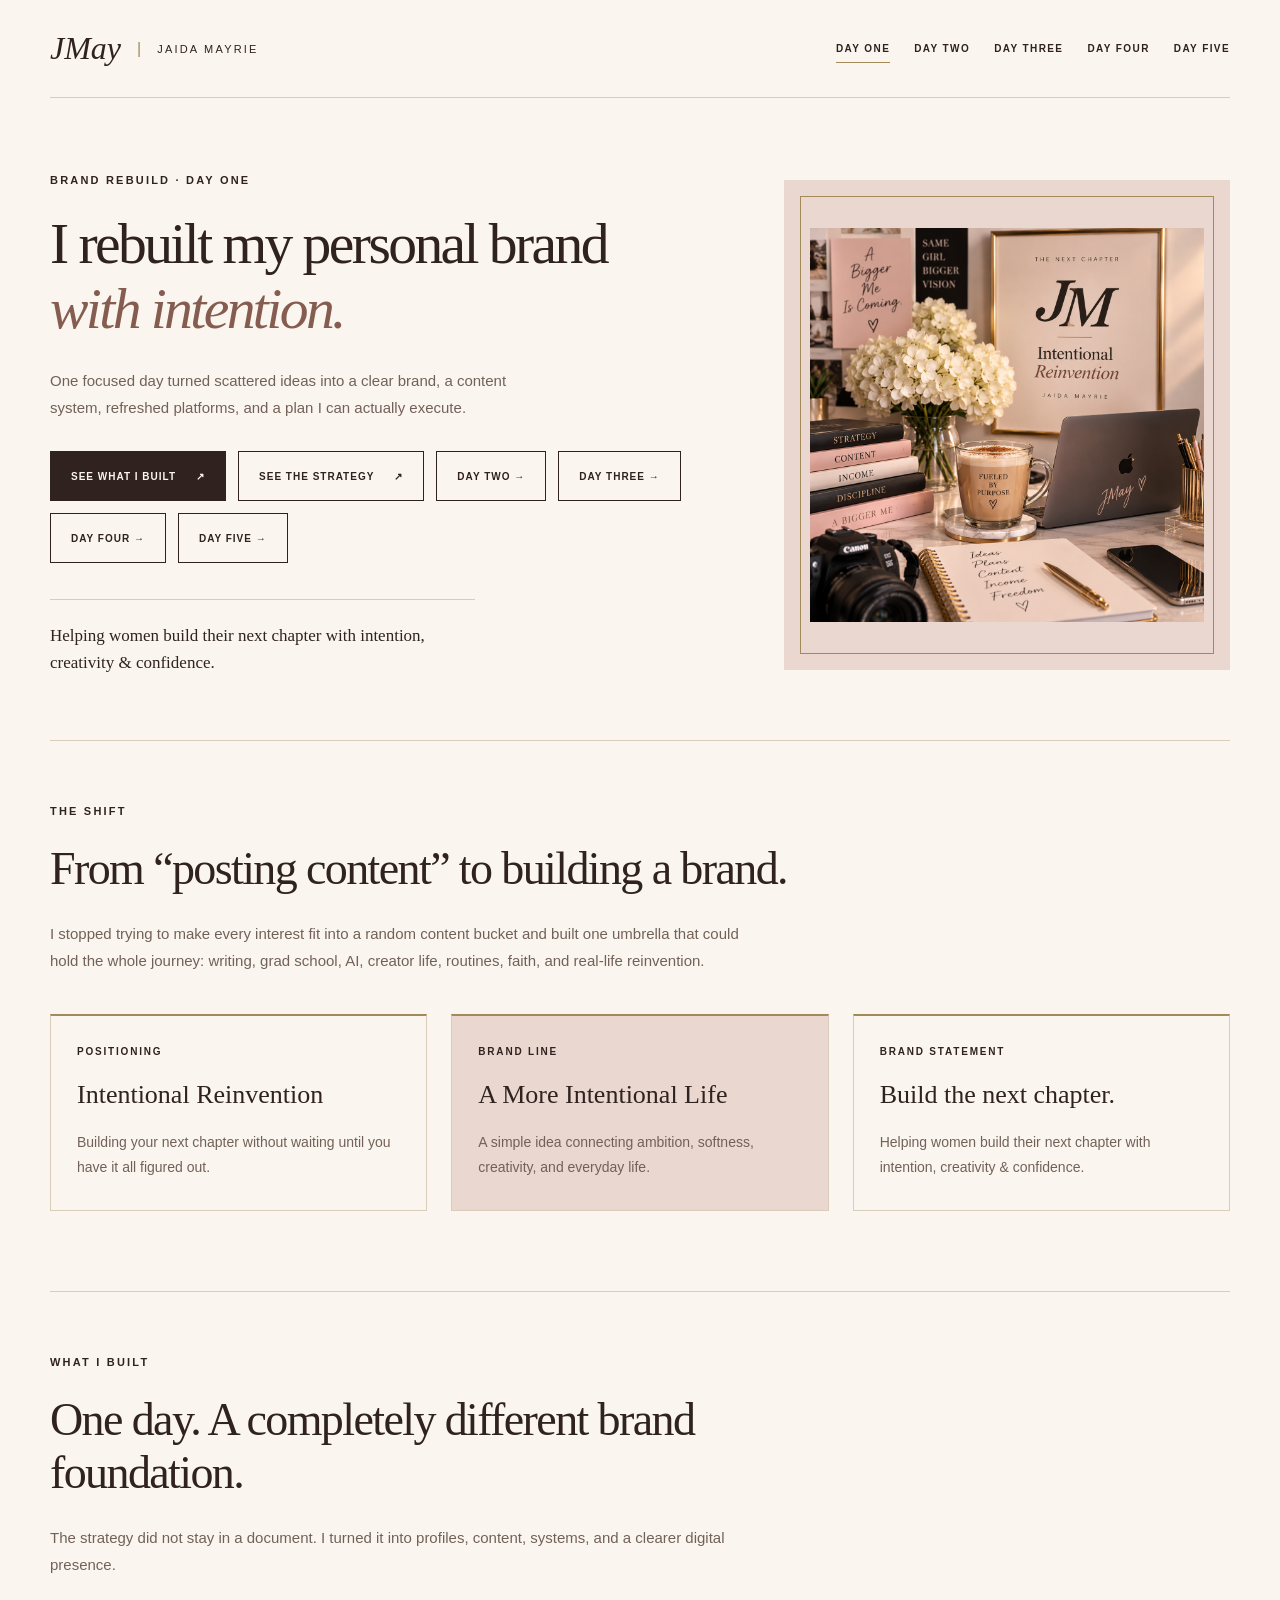
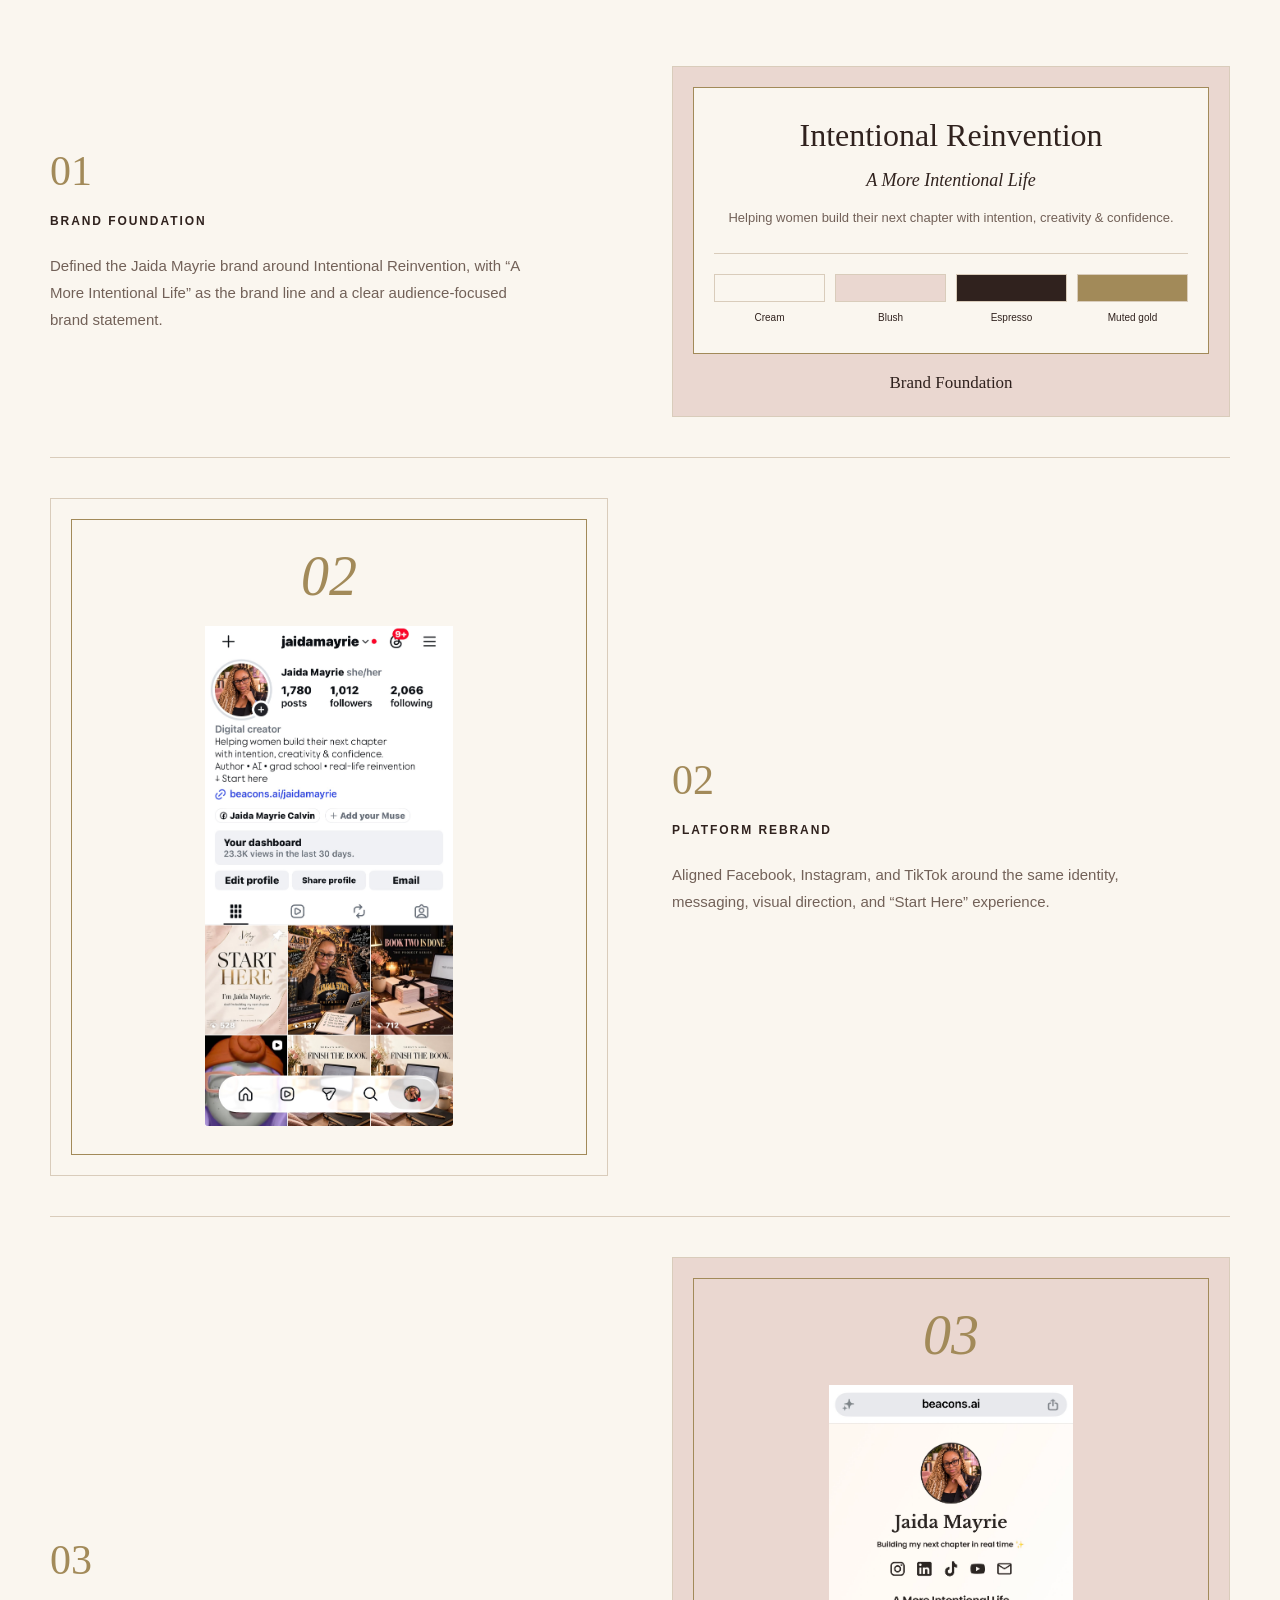
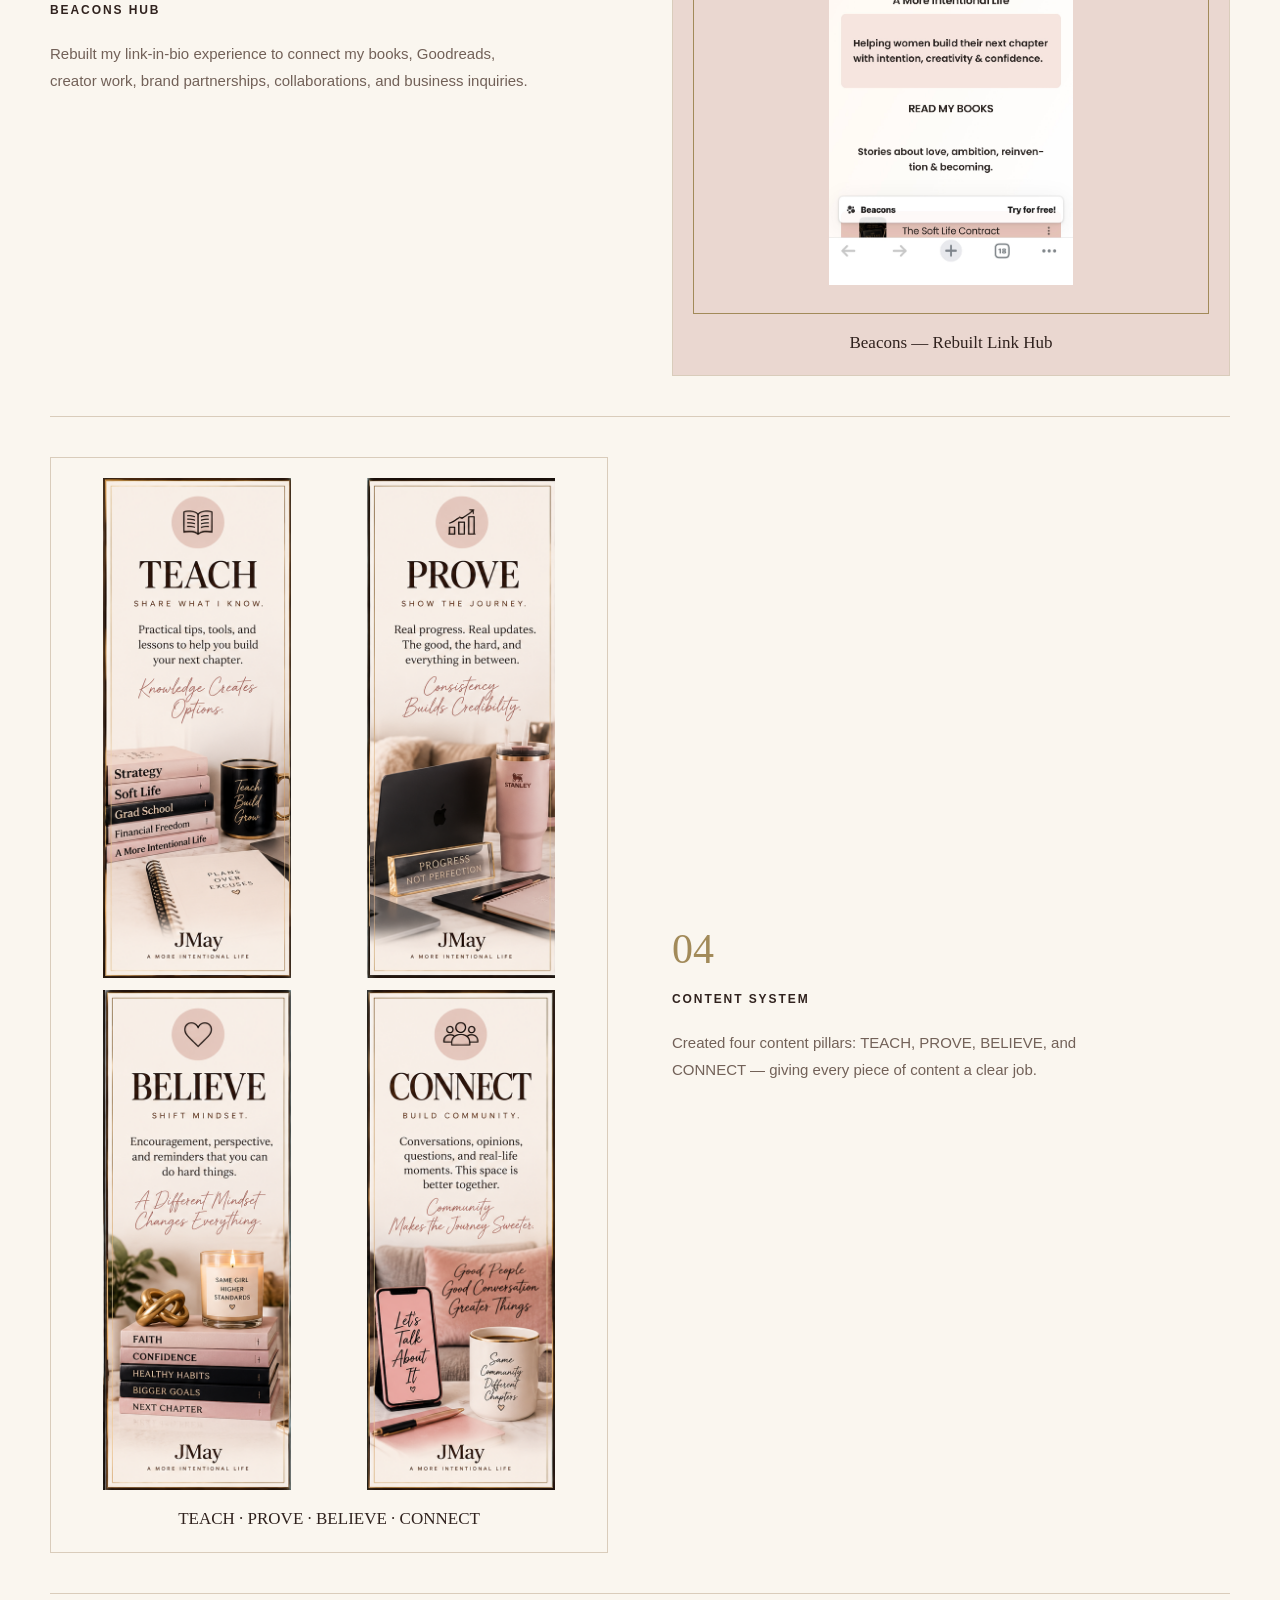
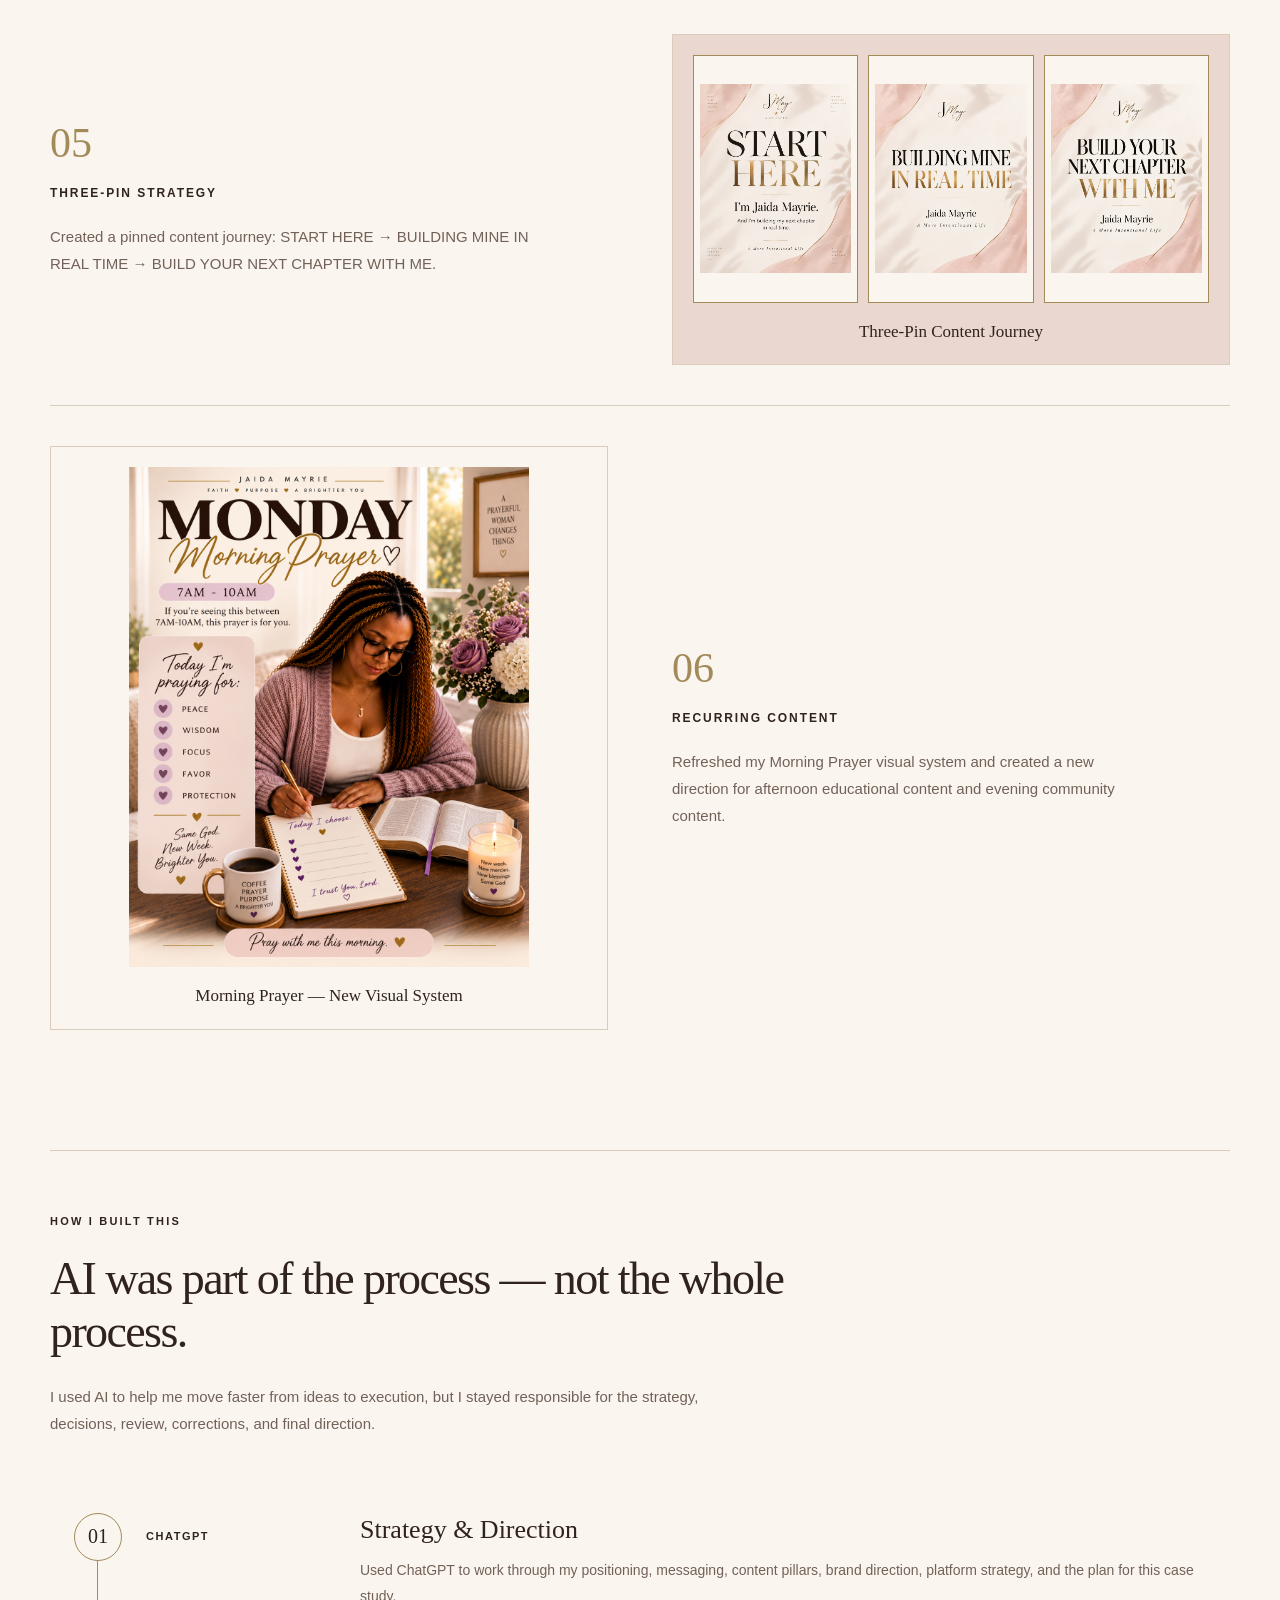
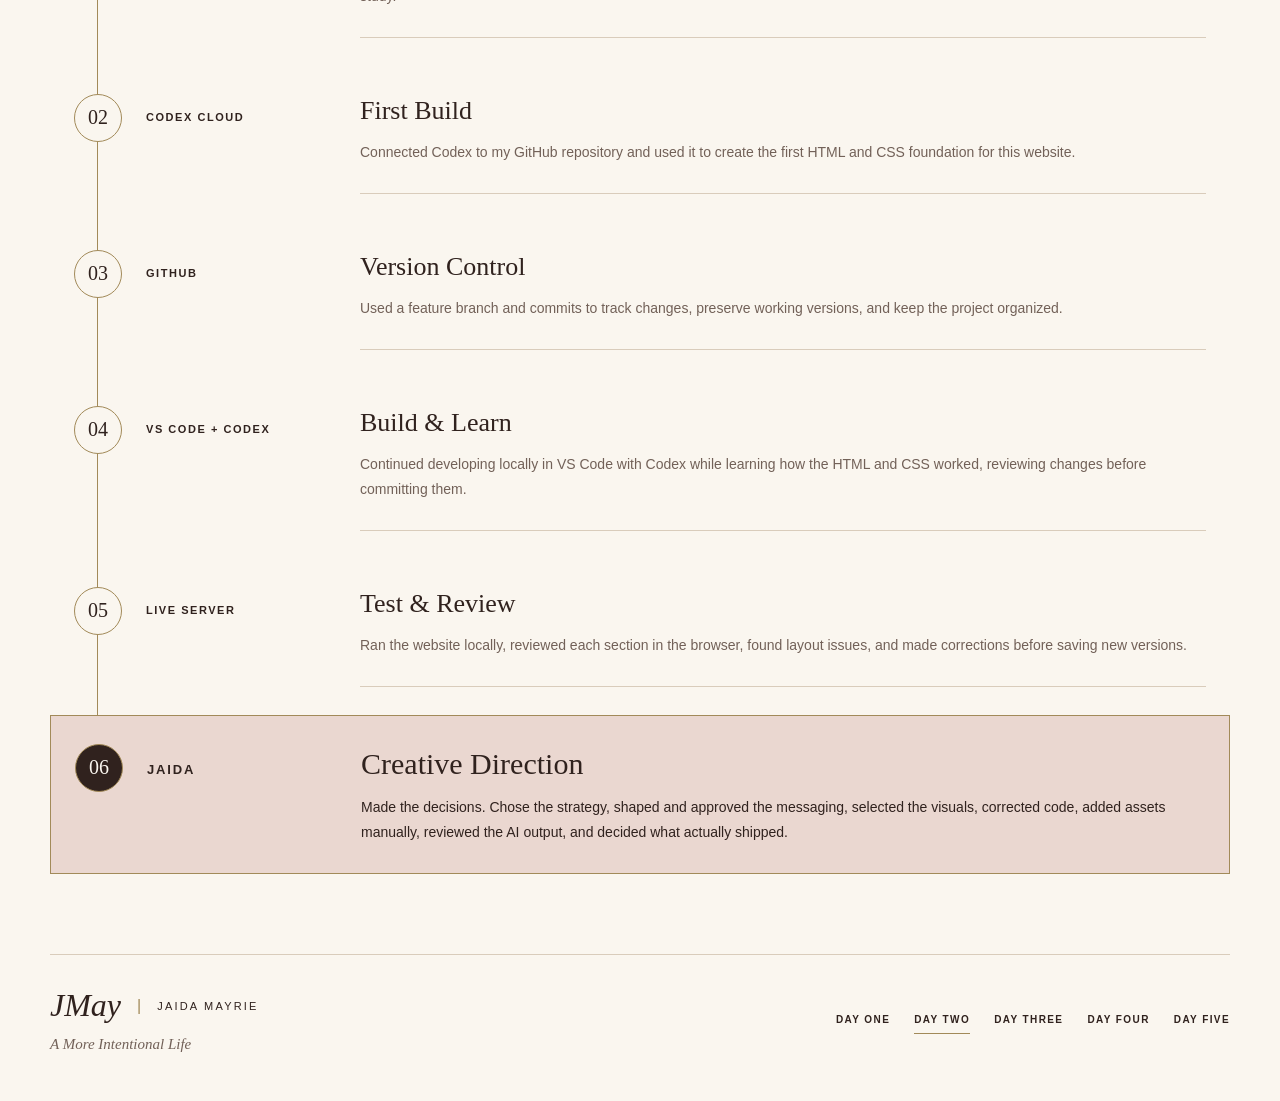
<file: index.html>
<!DOCTYPE html>
<html lang="en">
  <head>
    <meta charset="UTF-8">
    <!-- Let the layout match the screen width on phones. -->
    <meta name="viewport" content="width=device-width, initial-scale=1.0">
    <meta name="description" content="Jaida Mayrie — Brand Rebuild: Day One. A personal brand rebuilt with intention, creativity, and confidence.">
    <title>Jaida Mayrie — Brand Rebuild: Day One</title>
    <link rel="stylesheet" href="styles.css">
  </head>
  <body>
    <!-- The header introduces the brand; navigation can come later. -->

<header class="site-header">
  <!-- Jaida Mayrie branding -->
  <a class="brand" href="index.html" aria-label="Jaida Mayrie home">
    <span class="brand-signature">JMay</span>
    <span class="brand-divider" aria-hidden="true">|</span>
    <span class="brand-name">JAIDA MAYRIE</span>
  </a>

  <!-- Navigation between case study days -->
  <nav class="day-navigation" aria-label="Case study days">
    <a href="index.html" aria-current="page">DAY ONE</a>
    <a href="day2.html">DAY TWO</a>
    <a href="day3.html">DAY THREE</a>
    <a href="day4.html">DAY FOUR</a>
    <a href="day5.html">DAY FIVE</a>
  </nav>
</header>


    <main>
      <!-- The hero introduces the brand rebuild. -->
      <section class="hero" id="hero" aria-labelledby="hero-title">
        <div class="hero-copy">
          <p class="eyebrow">BRAND REBUILD · DAY ONE</p>
          <h1 id="hero-title">I rebuilt my personal brand<br class="desktop-break"> <em>with intention.</em></h1>
          <p class="hero-description">One focused day turned scattered ideas into a clear brand, a content system, refreshed platforms, and a plan I can actually execute.</p>

          <!-- Links use section IDs to jump to content on this same page. -->
          <div class="hero-actions" role="group" aria-label="Case study sections">
            <a class="button button-primary" href="#build">SEE WHAT I BUILT <span aria-hidden="true">↗</span></a>
            <a class="button button-secondary" href="#strategy">SEE THE STRATEGY <span aria-hidden="true">↗</span></a>
            <!-- Continue the case-study series on its own page. -->
            <a class="button button-secondary" href="day2.html">DAY TWO →</a>
            <a class="button button-secondary" href="day3.html">DAY THREE →</a>
            <a class="button button-secondary" href="day4.html">DAY FOUR →</a>
            <a class="button button-secondary" href="day5.html">DAY FIVE →</a>
          </div>
          <p class="hero-mission">Helping women build their next chapter with intention, creativity &amp; confidence.</p>
        </div>

        <!-- A decorative brand card adds warmth without needing an image. -->
        <div class="brand-card" aria-hidden="true">
          <img class="build-image" src="assets/images/Intentional Reinvention Workspace.png"
        </div>
      </section>

      <!-- Each section has a heading so its purpose is clear to screen readers. -->
      <section class="shift" id="strategy" aria-labelledby="shift-title">
        <div class="shift-intro">
          <p class="eyebrow">THE SHIFT</p>
          <h2 id="shift-title">From “posting content” to building a brand.</h2>
          <p class="shift-description">I stopped trying to make every interest fit into a random content bucket and built one umbrella that could hold the whole journey: writing, grad school, AI, creator life, routines, faith, and real-life reinvention.</p>
        </div>

        <!-- These articles are related ideas, each with its own heading. -->
        <div class="shift-cards">
          <article class="shift-card">
            <p class="shift-card-label">POSITIONING</p>
            <h3>Intentional Reinvention</h3>
            <p class="shift-card-copy">Building your next chapter without waiting until you have it all figured out.</p>
          </article>
          <article class="shift-card">
            <p class="shift-card-label">BRAND LINE</p>
            <h3>A More Intentional Life</h3>
            <p class="shift-card-copy">A simple idea connecting ambition, softness, creativity, and everyday life.</p>
          </article>
          <article class="shift-card">
            <p class="shift-card-label">BRAND STATEMENT</p>
            <h3>Build the next chapter.</h3>
            <p class="shift-card-copy">Helping women build their next chapter with intention, creativity &amp; confidence.</p>
          </article>
        </div>
      </section>

      <!-- This ID is the destination for the hero's “SEE WHAT I BUILT” link. -->
      <section class="build" id="build" aria-labelledby="build-title">
        <div class="build-intro">
          <p class="eyebrow">WHAT I BUILT</p>
          <h2 id="build-title">One day. A completely different brand foundation.</h2>
          <p class="build-description">The strategy did not stay in a document. I turned it into profiles, content, systems, and a clearer digital presence.</p>
        </div>

        <!-- Text stays first in HTML; CSS alternates the desktop columns. -->
        <div class="build-rows">
          <article class="build-row" aria-labelledby="build-item-1">
            <div class="build-copy">
              <p class="build-number">01</p>
              <h3 id="build-item-1">BRAND FOUNDATION</h3>
              <p>Defined the Jaida Mayrie brand around Intentional Reinvention, with “A More Intentional Life” as the brand line and a clear audience-focused brand statement.</p>
            </div>
            <!-- A small brand board presents the positioning, statement, and existing palette. -->
            <figure class="build-visual">
              <div class="brand-board">
                <p class="board-positioning">Intentional Reinvention</p>
                <p class="board-line">A More Intentional Life</p>
                <p class="board-statement">Helping women build their next chapter with intention, creativity &amp; confidence.</p>
                <!-- Color names make the palette understandable without relying on color alone. -->
                <ul class="board-swatches" aria-label="Brand color palette">
                  <li><span class="swatch swatch-cream" aria-hidden="true"></span>Cream</li>
                  <li><span class="swatch swatch-blush" aria-hidden="true"></span>Blush</li>
                  <li><span class="swatch swatch-espresso" aria-hidden="true"></span>Espresso</li>
                  <li><span class="swatch swatch-gold" aria-hidden="true"></span>Muted gold</li>
                </ul>
              </div>
              <figcaption>Brand Foundation</figcaption>
            </figure>
          </article>
          <article class="build-row" aria-labelledby="build-item-2">
            <div class="build-copy">
              <p class="build-number">02</p>
              <h3 id="build-item-2">PLATFORM REBRAND</h3>
              <p>Aligned Facebook, Instagram, and TikTok around the same identity, messaging, visual direction, and “Start Here” experience.</p>
            </div>
            <!-- Replace this figure's placeholder with your real screenshot later. -->
            <figure class="build-visual">
              <div class="screenshot-placeholder">
  <span class="placeholder-mark">02</span>

  <img
    class="build-image"
    src="assets/images/insta.JPG"
    alt="Instagram profile rebrand"
  >
</div>
          </article>
          <article class="build-row" aria-labelledby="build-item-3">
            <div class="build-copy">
              <p class="build-number">03</p>
              <h3 id="build-item-3">BEACONS HUB</h3>
              <p>Rebuilt my link-in-bio experience to connect my books, Goodreads, creator work, brand partnerships, collaborations, and business inquiries.</p>
            </div>
            <!-- Replace this figure's placeholder with your real screenshot later. -->
            <figure class="build-visual">
              <div class="screenshot-placeholder" aria-hidden="true">
                <span class="placeholder-mark">03</span>
                <span class="placeholder-note"><img class="build-image"
                  src="assets/images/Beacon.JPG"
                  alt="Beacon Hub"></span>
              </div>
              <figcaption>Beacons — Rebuilt Link Hub</figcaption>
            </figure>
          </article>
          <article class="build-row" aria-labelledby="build-item-4">
            <div class="build-copy">
              <p class="build-number">04</p>
              <h3 id="build-item-4">CONTENT SYSTEM</h3>
              <p>Created four content pillars: TEACH, PROVE, BELIEVE, and CONNECT — giving every piece of content a clear job.</p>
            </div>
            <!-- These four editorial blocks are built with HTML and CSS. -->
            <figure class="build-visual">
              <!-- A list groups the four related content pillars. -->
              <ul class="content-system" aria-label="Content pillars">
              <img class="build-image" src="assets/images/JMay_TEACH.png"
                alt="TEACH">
              <img class="build-image" src="assets/images/JMay_PROVE.png">
              <img class="build-image" src="assets/images/JMay_BELIEVE.png" alt ="BELIEVE">
              <img class="build-image" src="assets/images/JMay_CONNECT.png" alt="CONNECT">
              </ul>
              <figcaption>TEACH · PROVE · BELIEVE · CONNECT</figcaption>
            </figure>
          </article>
          <article class="build-row" aria-labelledby="build-item-5">
            <div class="build-copy">
              <p class="build-number">05</p>
              <h3 id="build-item-5">THREE-PIN STRATEGY</h3>
              <p>Created a pinned content journey: START HERE → BUILDING MINE IN REAL TIME → BUILD YOUR NEXT CHAPTER WITH ME.</p>
            </div>
            <!-- Three narrow frames reserve space for the real pin covers. -->
            <figure class="build-visual">
              <!-- Replace each empty frame with its matching pin cover image later. -->
              <div class="pin-placeholders">
                <div class="pin-placeholder"><img class="build-image" src="assets/images/start.PNG"></div>
                <div class="pin-placeholder"><img class="build-image" src="assets/images/real.PNG"></div> 
                <div class="pin-placeholder"><img class="build-image" src="assets/images/Build.PNG"></div>
              </div>
              <figcaption>Three-Pin Content Journey</figcaption>
            </figure>
          </article>
          <article class="build-row" aria-labelledby="build-item-6">
            <div class="build-copy">
              <p class="build-number">06</p>
              <h3 id="build-item-6">RECURRING CONTENT</h3>
              <p>Refreshed my Morning Prayer visual system and created a new direction for afternoon educational content and evening community content.</p>
            </div>
            <!-- Replace this figure's placeholder with your real screenshot later. -->
            <figure class="build-visual">
              <img class="build-image" src="assets/images/prayer.PNG"
              </div>
              <figcaption>Morning Prayer — New Visual System</figcaption>
            </figure>
          </article>
        </div>
      </section>

      <!-- An ordered list communicates the workflow's sequence without JavaScript. -->
      <section class="process" id="process" aria-labelledby="process-title">
        <div class="process-intro">
          <p class="eyebrow">HOW I BUILT THIS</p>
          <h2 id="process-title">AI was part of the process — not the whole process.</h2>
          <p class="process-description">I used AI to help me move faster from ideas to execution, but I stayed responsible for the strategy, decisions, review, corrections, and final direction.</p>
        </div>

        <ol class="process-timeline">
          <li class="process-step">
            <span class="process-number" aria-hidden="true">01</span>
            <p class="process-tool">CHATGPT</p>
            <div class="process-detail">
              <h3>Strategy &amp; Direction</h3>
              <p>Used ChatGPT to work through my positioning, messaging, content pillars, brand direction, platform strategy, and the plan for this case study.</p>
            </div>
          </li>
          <li class="process-step">
            <span class="process-number" aria-hidden="true">02</span>
            <p class="process-tool">CODEX CLOUD</p>
            <div class="process-detail">
              <h3>First Build</h3>
              <p>Connected Codex to my GitHub repository and used it to create the first HTML and CSS foundation for this website.</p>
            </div>
          </li>
          <li class="process-step">
            <span class="process-number" aria-hidden="true">03</span>
            <p class="process-tool">GITHUB</p>
            <div class="process-detail">
              <h3>Version Control</h3>
              <p>Used a feature branch and commits to track changes, preserve working versions, and keep the project organized.</p>
            </div>
          </li>
          <li class="process-step">
            <span class="process-number" aria-hidden="true">04</span>
            <p class="process-tool">VS CODE + CODEX</p>
            <div class="process-detail">
              <h3>Build &amp; Learn</h3>
              <p>Continued developing locally in VS Code with Codex while learning how the HTML and CSS worked, reviewing changes before committing them.</p>
            </div>
          </li>
          <li class="process-step">
            <span class="process-number" aria-hidden="true">05</span>
            <p class="process-tool">LIVE SERVER</p>
            <div class="process-detail">
              <h3>Test &amp; Review</h3>
              <p>Ran the website locally, reviewed each section in the browser, found layout issues, and made corrections before saving new versions.</p>
            </div>
          </li>
          <!-- The final step highlights Jaida’s responsibility for the finished work. -->
          <li class="process-step process-step-jaida">
            <span class="process-number" aria-hidden="true">06</span>
            <p class="process-tool">JAIDA</p>
            <div class="process-detail">
              <h3>Creative Direction</h3>
              <p>Made the decisions. Chose the strategy, shaped and approved the messaging, selected the visuals, corrected code, added assets manually, reviewed the AI output, and decided what actually shipped.</p>
            </div>
          </li>
        </ol>
      </section>
    </main>
     <footer class="day-two-footer">
      <div class="closing-signoff">
        <p class="brand">
          <span class="brand-signature">JMay</span>
          <span class="brand-divider" aria-hidden="true">|</span>
          <span class="brand-name">JAIDA MAYRIE</span>
        </p>
        <p class="tagline">A More Intentional Life</p>
      </div>
      <nav class="day-navigation" aria-label="Continue the case study">
        <a href="index.html">DAY ONE</a>
        <a href="day2.html" aria-current="page">DAY TWO</a>
        <a href="day3.html">DAY THREE</a>
        <a href="day4.html">DAY FOUR</a>
        <a href="day5.html">DAY FIVE</a>
      </nav>
    </footer>
  </body>
</html>
</file>
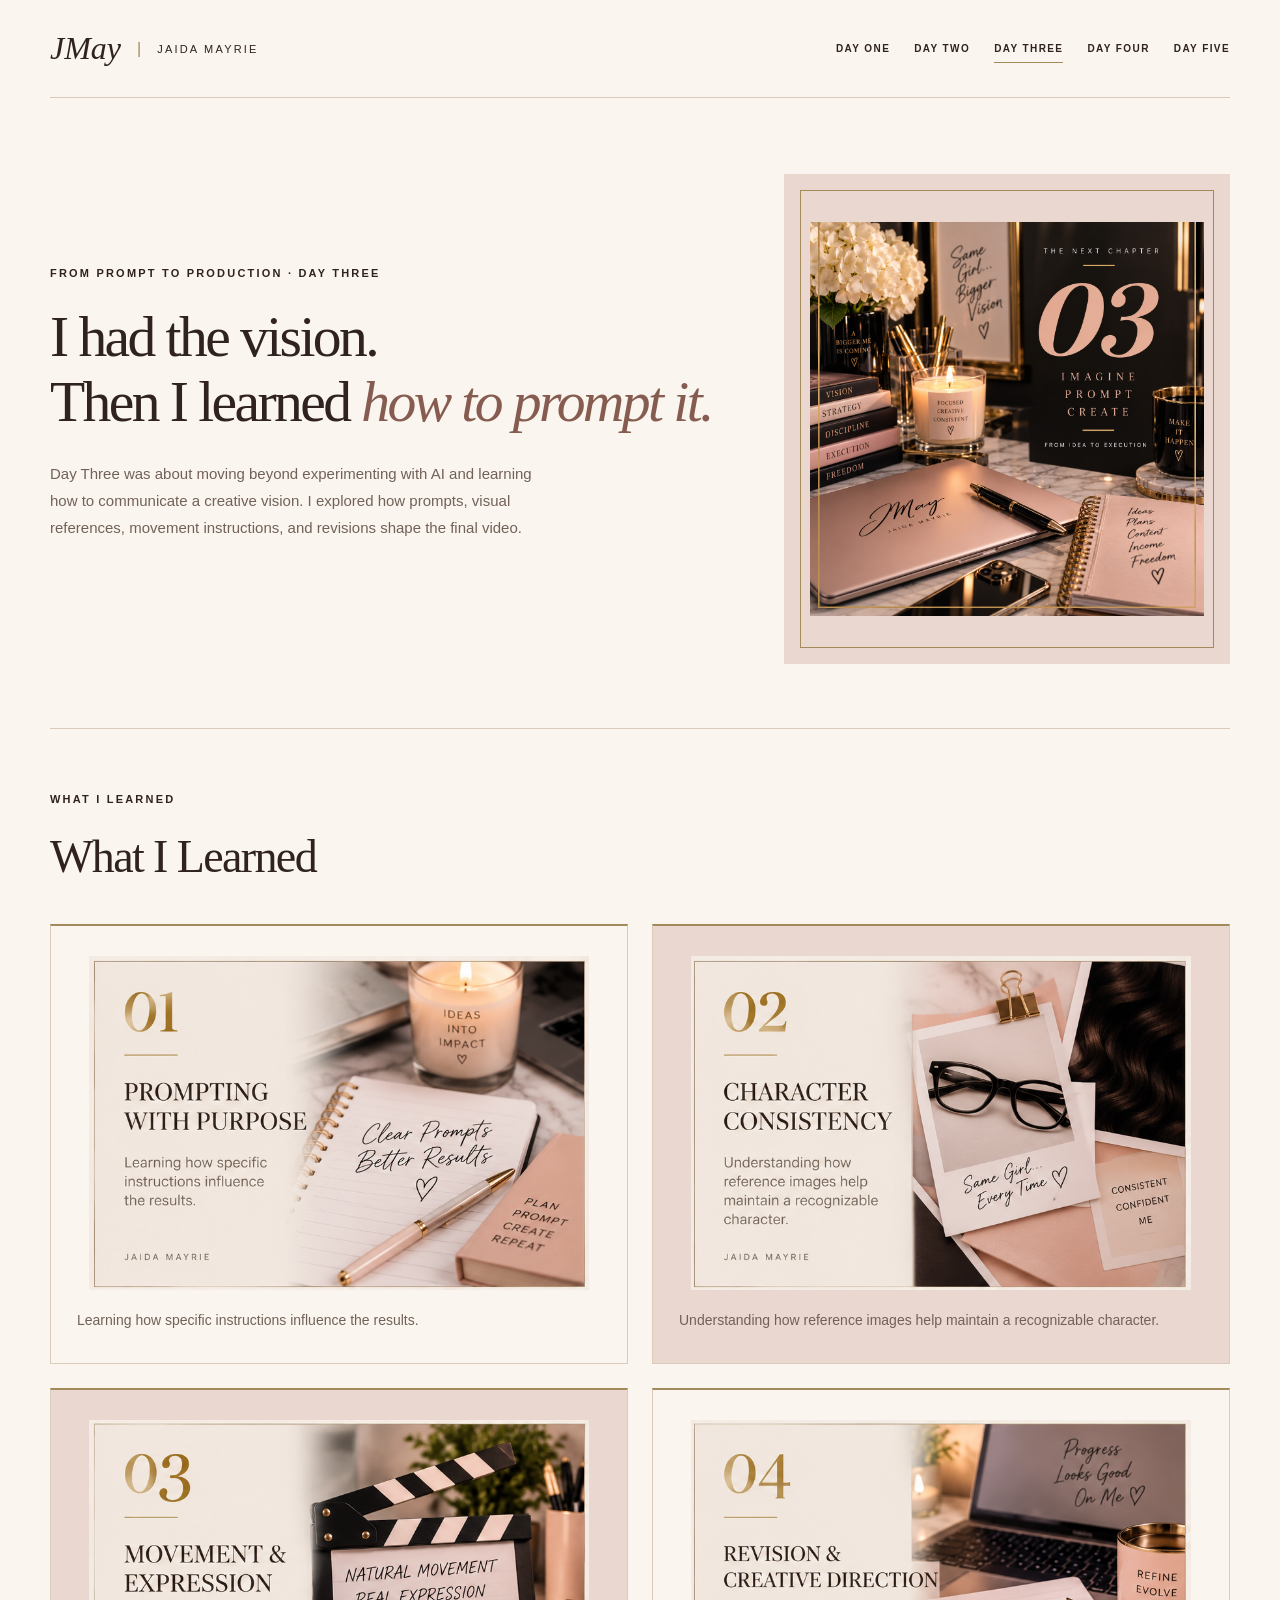
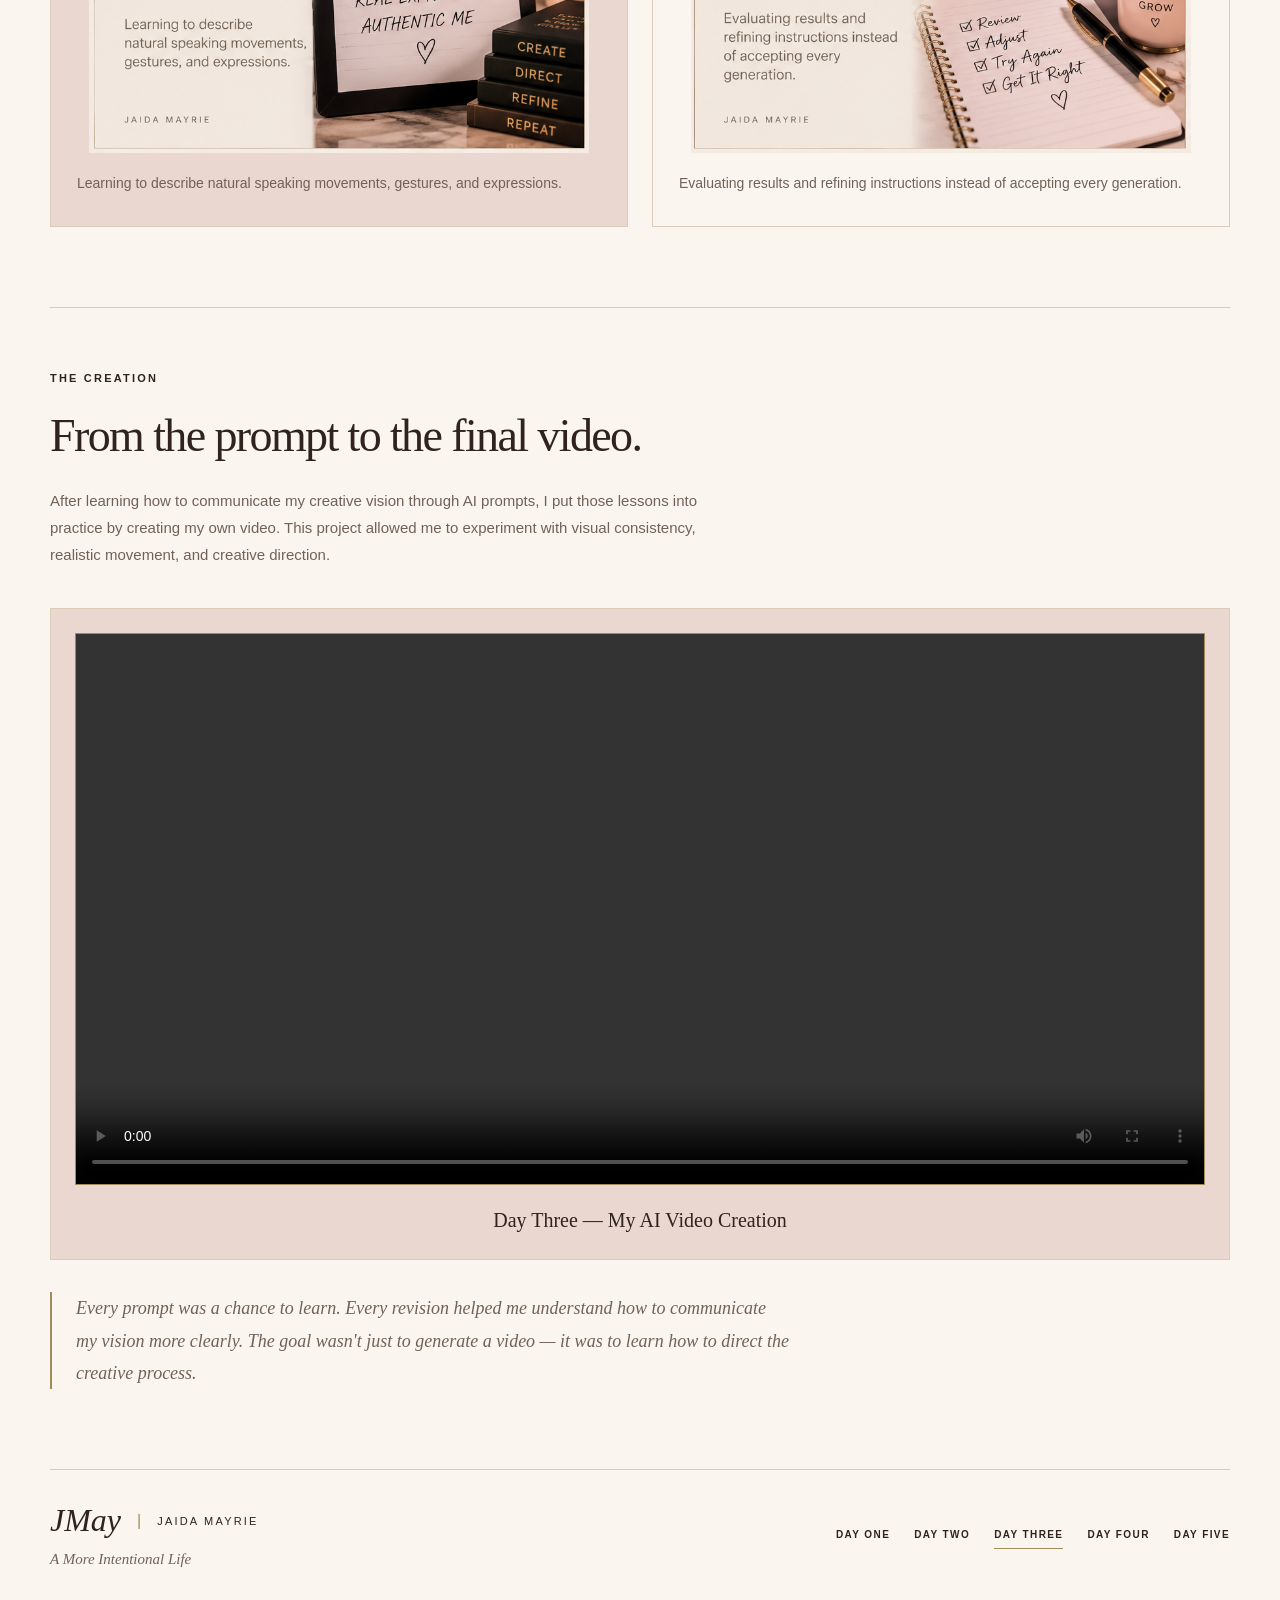
<file: day3.html>
<!DOCTYPE html>
<html lang="en">
  <head>
    <meta charset="UTF-8">
    <!-- Match the layout to the screen width on phones. -->
    <meta name="viewport" content="width=device-width, initial-scale=1.0">
    <meta name="description" content="Jaida Mayrie — Brand Rebuild: Day Three. From Prompt to Production: learning to communicate a creative vision with purpose.">
    <title>Jaida Mayrie — Brand Rebuild: Day Three — From Prompt to Production</title>
    <!-- All three days share the same brand stylesheet. -->
    <link rel="stylesheet" href="styles.css">
  </head>
  <body>
    <header class="site-header">
      <a class="brand" href="index.html" aria-label="Jaida Mayrie home">
        <span class="brand-signature">JMay</span>
        <span class="brand-divider" aria-hidden="true">|</span>
        <span class="brand-name">JAIDA MAYRIE</span>
      </a>
      <!-- aria-current underlines the day you are reading. -->
      <nav class="day-navigation" aria-label="Case study days">
        <a href="index.html">DAY ONE</a>
        <a href="day2.html">DAY TWO</a>
        <a href="day3.html" aria-current="page">DAY THREE</a>
        <a href="day4.html">DAY FOUR</a>
        <a href="day5.html">DAY FIVE</a>
      </nav>
    </header>

    <main>
      <section class="hero" id="hero" aria-labelledby="hero-title">
        <div class="hero-copy">
          <p class="eyebrow">FROM PROMPT TO PRODUCTION · DAY THREE</p>
          <h1 id="hero-title">I had the vision.<br>Then I learned <em>how to prompt it.</em></h1>
          <p class="hero-description">Day Three was about moving beyond experimenting with AI and learning how to communicate a creative vision. I explored how prompts, visual references, movement instructions, and revisions shape the final video.</p>
        </div>

        <!-- This editorial graphic is built with text and CSS, without an image. -->
        <div class="brand-card day-three-visual" aria-hidden="true">
          <img class="build-image" src="assets/images/The Next Chapter_ Ideas to Impact.png"
        </div>
      </section>

      <!-- Reuse the existing section and card styles for the learning journal. -->
      <section class="shift day-three-learning" aria-labelledby="learning-title">
        <div class="shift-intro">
          <p class="eyebrow">WHAT I LEARNED</p>
          <h2 id="learning-title">What I Learned</h2>
        </div>
        <div class="shift-cards day-three-cards">
          <article class="shift-card">
            <img class="build-image" src="assets/images/Day3_Card_01.png">
            <p class="shift-card-copy">Learning how specific instructions influence the results.</p>
          </article>
          <article class="shift-card">
            <img class="build-image" src="assets/images/Day3_Card_02.png">
            <p class="shift-card-copy">Understanding how reference images help maintain a recognizable character.</p>
          </article>
          <article class="shift-card">
            <img class="build-image" src="assets/images/Day3_Card_03.png">
            <p class="shift-card-copy">Learning to describe natural speaking movements, gestures, and expressions.</p>
          </article>
          <article class="shift-card">
            <img class="build-image" src="assets/images/Day3_Card_04.png">
            <p class="shift-card-copy">Evaluating results and refining instructions instead of accepting every generation.</p>
          </article>
        </div>
      </section>
      <!-- The creation follows the learning cards, using the same section styles. -->
      <section class="shift day-three-creation" aria-labelledby="creation-title">
        <div class="shift-intro">
          <p class="eyebrow">THE CREATION</p>
          <h2 id="creation-title">From the prompt to the final video.</h2>
          <p class="shift-description">After learning how to communicate my creative vision through AI prompts, I put those lessons into practice by creating my own video. This project allowed me to experiment with visual consistency, realistic movement, and creative direction.</p>
        </div>

        <!-- Save the finished video at the source path below.
             Native controls work without JavaScript; playsinline keeps playback inline on phones. -->
        <figure class="day-three-video-showcase">
          <div class="day-three-video-frame">
            <video class="day-three-video" controls playsinline preload="metadata" aria-label="Day Three — My AI Video Creation">
              <source src="assets/images/Day3 video.mp4" type="video/mp4">
            </video>
          </div>
          <figcaption>Day Three — My AI Video Creation</figcaption>
        </figure>

        <!-- A short reflection ties the finished work back to the learning process. -->
        <p class="day-three-video-reflection">Every prompt was a chance to learn. Every revision helped me understand how to communicate my vision more clearly. The goal wasn't just to generate a video — it was to learn how to direct the creative process.</p>
      </section>
    </main>
     <footer class="day-two-footer">
      <div class="closing-signoff">
        <p class="brand">
          <span class="brand-signature">JMay</span>
          <span class="brand-divider" aria-hidden="true">|</span>
          <span class="brand-name">JAIDA MAYRIE</span>
        </p>
        <p class="tagline">A More Intentional Life</p>
      </div>
      <nav class="day-navigation" aria-label="Continue the case study">
        <a href="index.html">DAY ONE</a>
        <a href="day2.html">DAY TWO</a>
        <a href="day3.html"aria-current="page">DAY THREE</a>
        <a href="day4.html">DAY FOUR</a>
        <a href="day5.html">DAY FIVE</a>
      </nav>
    </footer>
  </body>
</html>
</file>
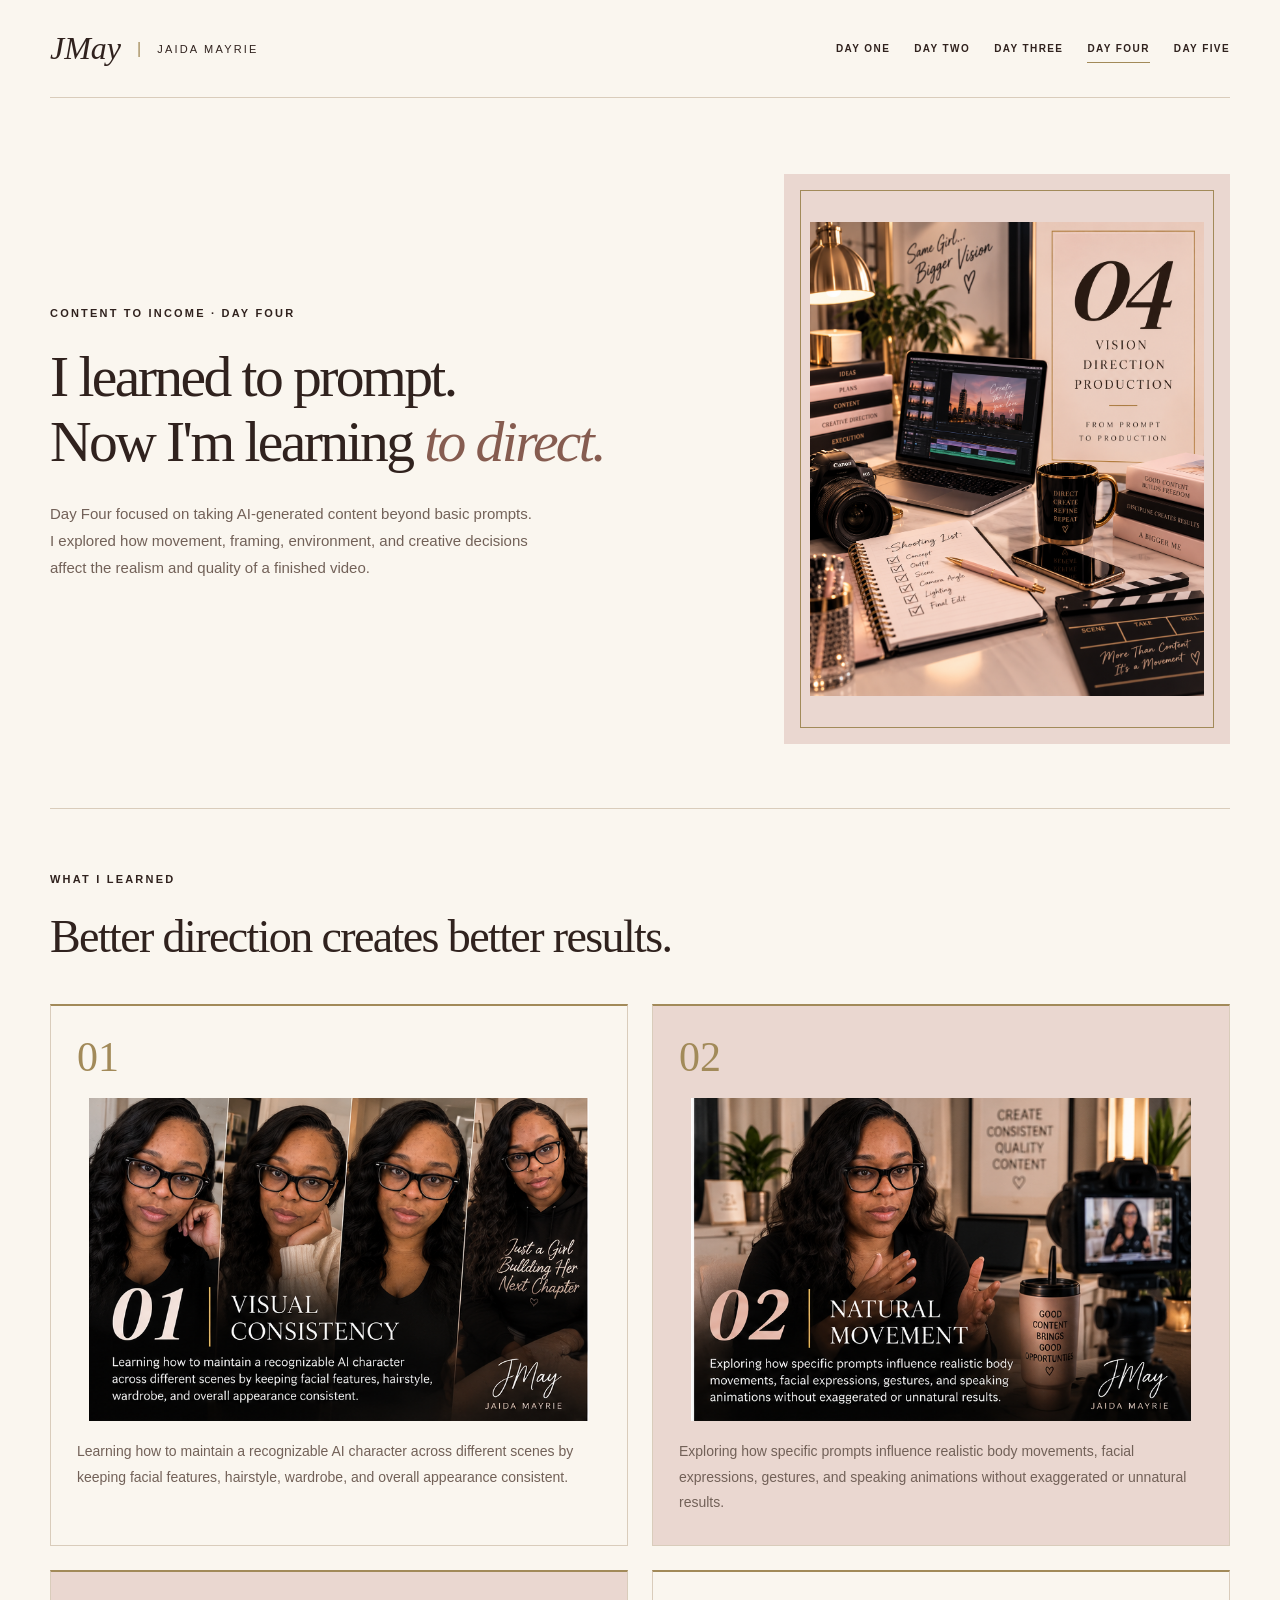
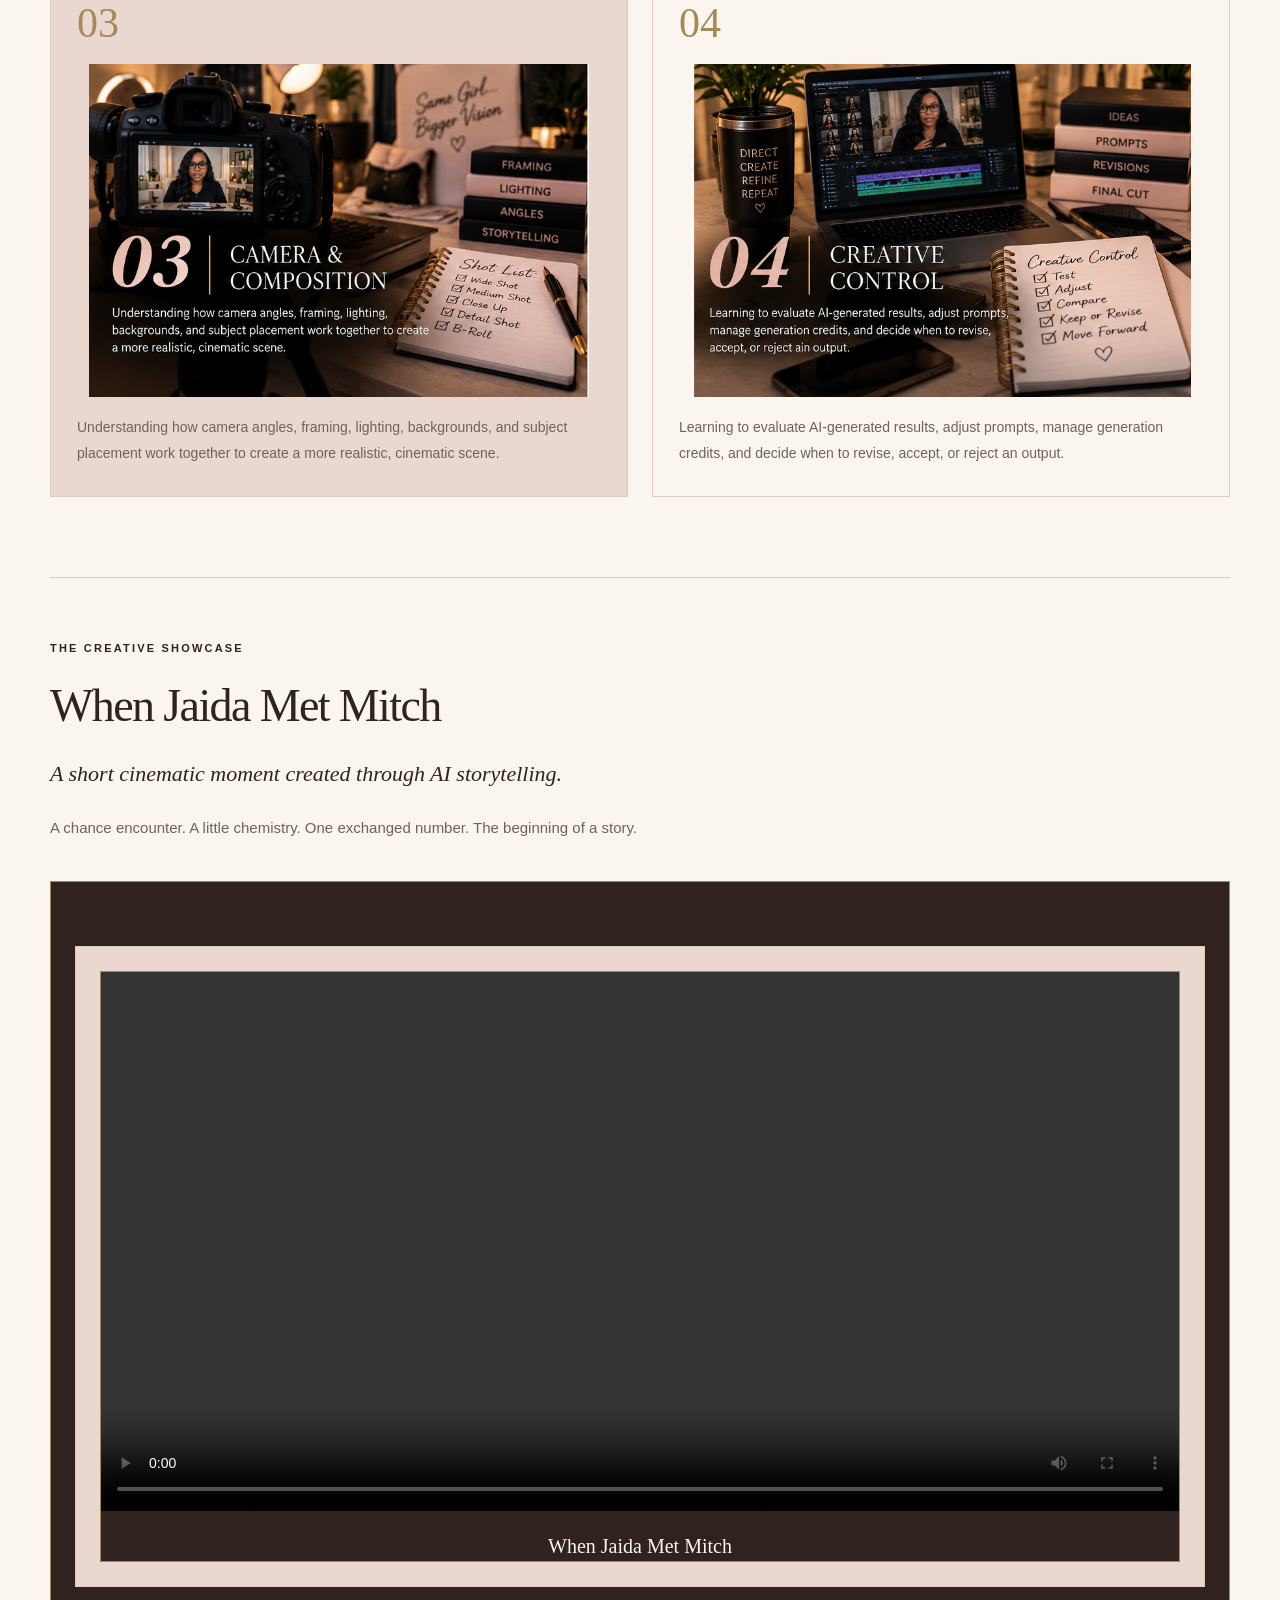
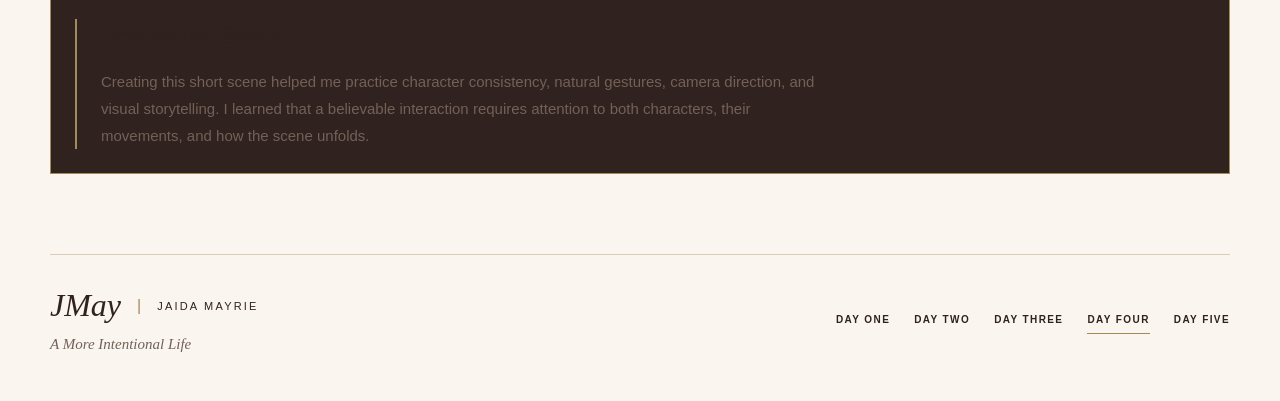
<file: day4.html>
<!DOCTYPE html>
<html lang="en">
  <head>
    <meta charset="UTF-8">
    <!-- Match the shared layout to the screen width on phones. -->
    <meta name="viewport" content="width=device-width, initial-scale=1.0">
    <meta name="description" content="Jaida Mayrie — Brand Rebuild: Day Four. Learning how movement, framing, environment, and creative direction shape a finished video.">
    <title>Jaida Mayrie — Brand Rebuild: Day Four</title>
    <link rel="stylesheet" href="styles.css">
  </head>
  <body>
    <header class="site-header">
      <a class="brand" href="index.html" aria-label="Jaida Mayrie home">
        <span class="brand-signature">JMay</span>
        <span class="brand-divider" aria-hidden="true">|</span>
        <span class="brand-name">JAIDA MAYRIE</span>
      </a>
      <!-- Relative links connect the series; aria-current marks this day. -->
      <nav class="day-navigation" aria-label="Case study days">
        <a href="index.html">DAY ONE</a>
        <a href="day2.html">DAY TWO</a>
        <a href="day3.html">DAY THREE</a>
        <a href="day4.html" aria-current="page">DAY FOUR</a>
        <a href="day5.html">DAY FIVE</a>
      </nav>
    </header>

    <main>
      <section class="hero" id="hero" aria-labelledby="hero-title">
        <div class="hero-copy">
          <p class="eyebrow">CONTENT TO INCOME · DAY FOUR</p>
          <h1 id="hero-title">I learned to prompt.<br>Now I'm learning <em>to direct.</em></h1>
          <p class="hero-description">Day Four focused on taking AI-generated content beyond basic prompts. I explored how movement, framing, environment, and creative decisions affect the realism and quality of a finished video.</p>
        </div>

        <!-- The shared cover styles create a blush graphic with a fine gold frame. -->
        <div class="brand-card day-four-visual" aria-hidden="true">
          <img class="build-image" src="assets/images/Day Four_ From Prompt to Production.png""
        </div>
      </section>

      <!-- Match Day Three's two-column card journal and single-column phone layout. -->
      <section class="shift" aria-labelledby="learning-title">
        <div class="shift-intro">
          <p class="eyebrow">WHAT I LEARNED</p>
          <h2 id="learning-title">Better direction creates better results.</h2>
        </div>
        <div class="shift-cards day-four-cards">
          <article class="shift-card">
            <p class="build-number" aria-hidden="true">01</p>
            <img class="build-image" src="assets/images/Day4_Corrected_01_Clean (1).png">
            <p class="shift-card-copy">Learning how to maintain a recognizable AI character across different scenes by keeping facial features, hairstyle, wardrobe, and overall appearance consistent.</p>
          </article>
          <article class="shift-card">
            <p class="build-number" aria-hidden="true">02</p>
            <img class="build-image" src="assets/images/Day4_Corrected_02_Clean.png">
            <p class="shift-card-copy">Exploring how specific prompts influence realistic body movements, facial expressions, gestures, and speaking animations without exaggerated or unnatural results.</p>
          </article>
          <article class="shift-card">
            <p class="build-number" aria-hidden="true">03</p>
            <img class="build-image" src="assets/images/Day4_Corrected_03.png">
            <p class="shift-card-copy">Understanding how camera angles, framing, lighting, backgrounds, and subject placement work together to create a more realistic, cinematic scene.</p>
          </article>
          <article class="shift-card">
            <p class="build-number" aria-hidden="true">04</p>
            <img class="build-image" src="assets/images/Day4_Corrected_04.png">
            <p class="shift-card-copy">Learning to evaluate AI-generated results, adjust prompts, manage generation credits, and decide when to revise, accept, or reject an output.</p>
          </article>
        </div>
      </section>
      <!-- One finished short film follows the four learning cards. -->
      <section class="shift day-four-showcase" aria-labelledby="showcase-title">
        <div class="shift-intro">
          <p class="eyebrow">THE CREATIVE SHOWCASE</p>
          <h2 id="showcase-title">When Jaida Met Mitch</h2>
          <p class="day-four-film-subheading">A short cinematic moment created through AI storytelling.</p>
          <p class="shift-description">A chance encounter. A little chemistry. One exchanged number. The beginning of a story.</p>
        </div>

        <!-- Native controls need no JavaScript. Save the finished film at this source path. -->
        <figure class="day-four-film">
            <figure class="day-three-video-showcase">
          <div class="day-three-video-frame"> 
            <video class="day-three-video" controls playsinline preload="metadata" aria-label="Day Four — When Jaida Met Mitch">
              <source src="assets/images/jaidamitch.MOV" type="video/mp4">
            </video>
          <figcaption>When Jaida Met Mitch</figcaption>
        </figure>

        <div class="day-four-film-reflection">
          <h3>Behind the Scene</h3>
          <p>Creating this short scene helped me practice character consistency, natural gestures, camera direction, and visual storytelling. I learned that a believable interaction requires attention to both characters, their movements, and how the scene unfolds.</p>
        </div>
      </section>
    </main>
  <footer class="day-two-footer">
      <div class="closing-signoff">
        <p class="brand">
          <span class="brand-signature">JMay</span>
          <span class="brand-divider" aria-hidden="true">|</span>
          <span class="brand-name">JAIDA MAYRIE</span>
        </p>
        <p class="tagline">A More Intentional Life</p>
      </div>
      <nav class="day-navigation" aria-label="Continue the case study">
        <a href="index.html">DAY ONE</a>
        <a href="day2.html">DAY TWO</a>
        <a href="day3.html">DAY THREE</a>
        <a href="day4.html" aria-current="page">DAY FOUR</a>
        <a href="day5.html">DAY FIVE</a>
      </nav>
    </footer>
  </body>
</html>
</file>
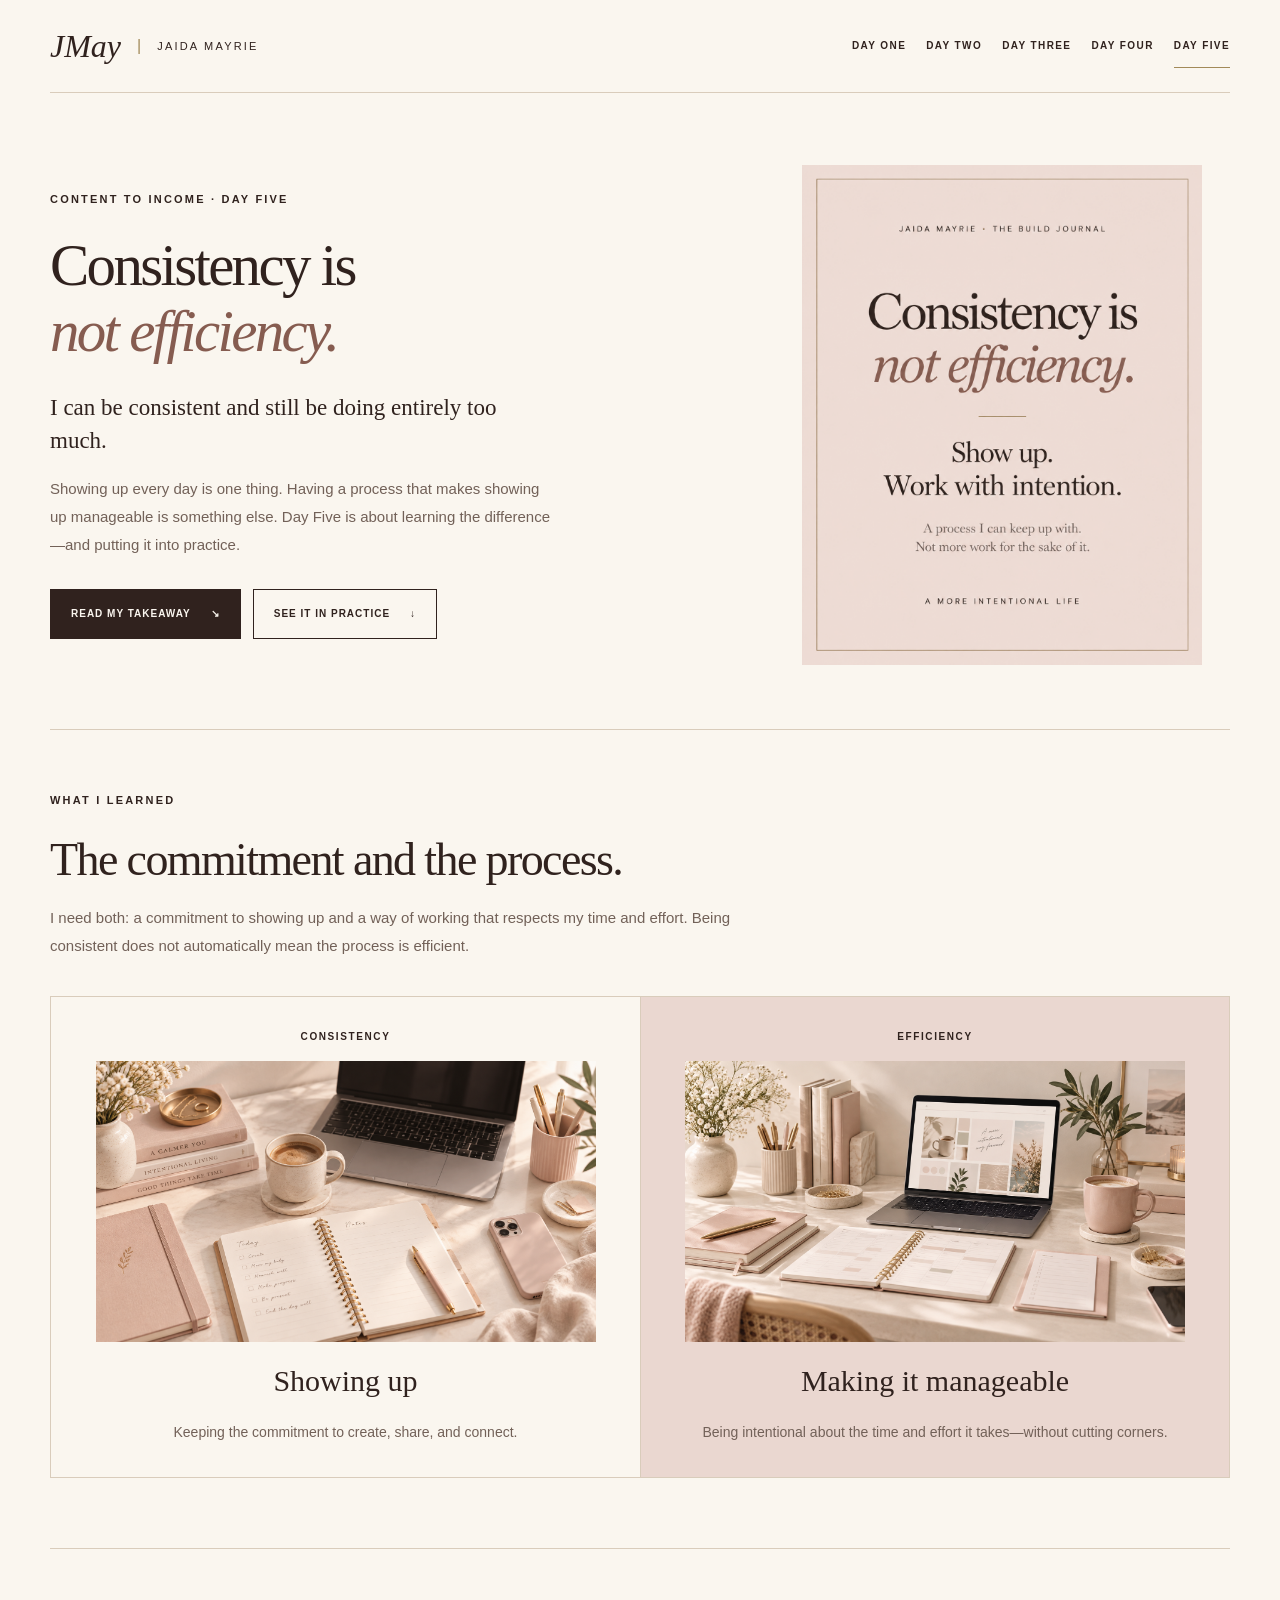
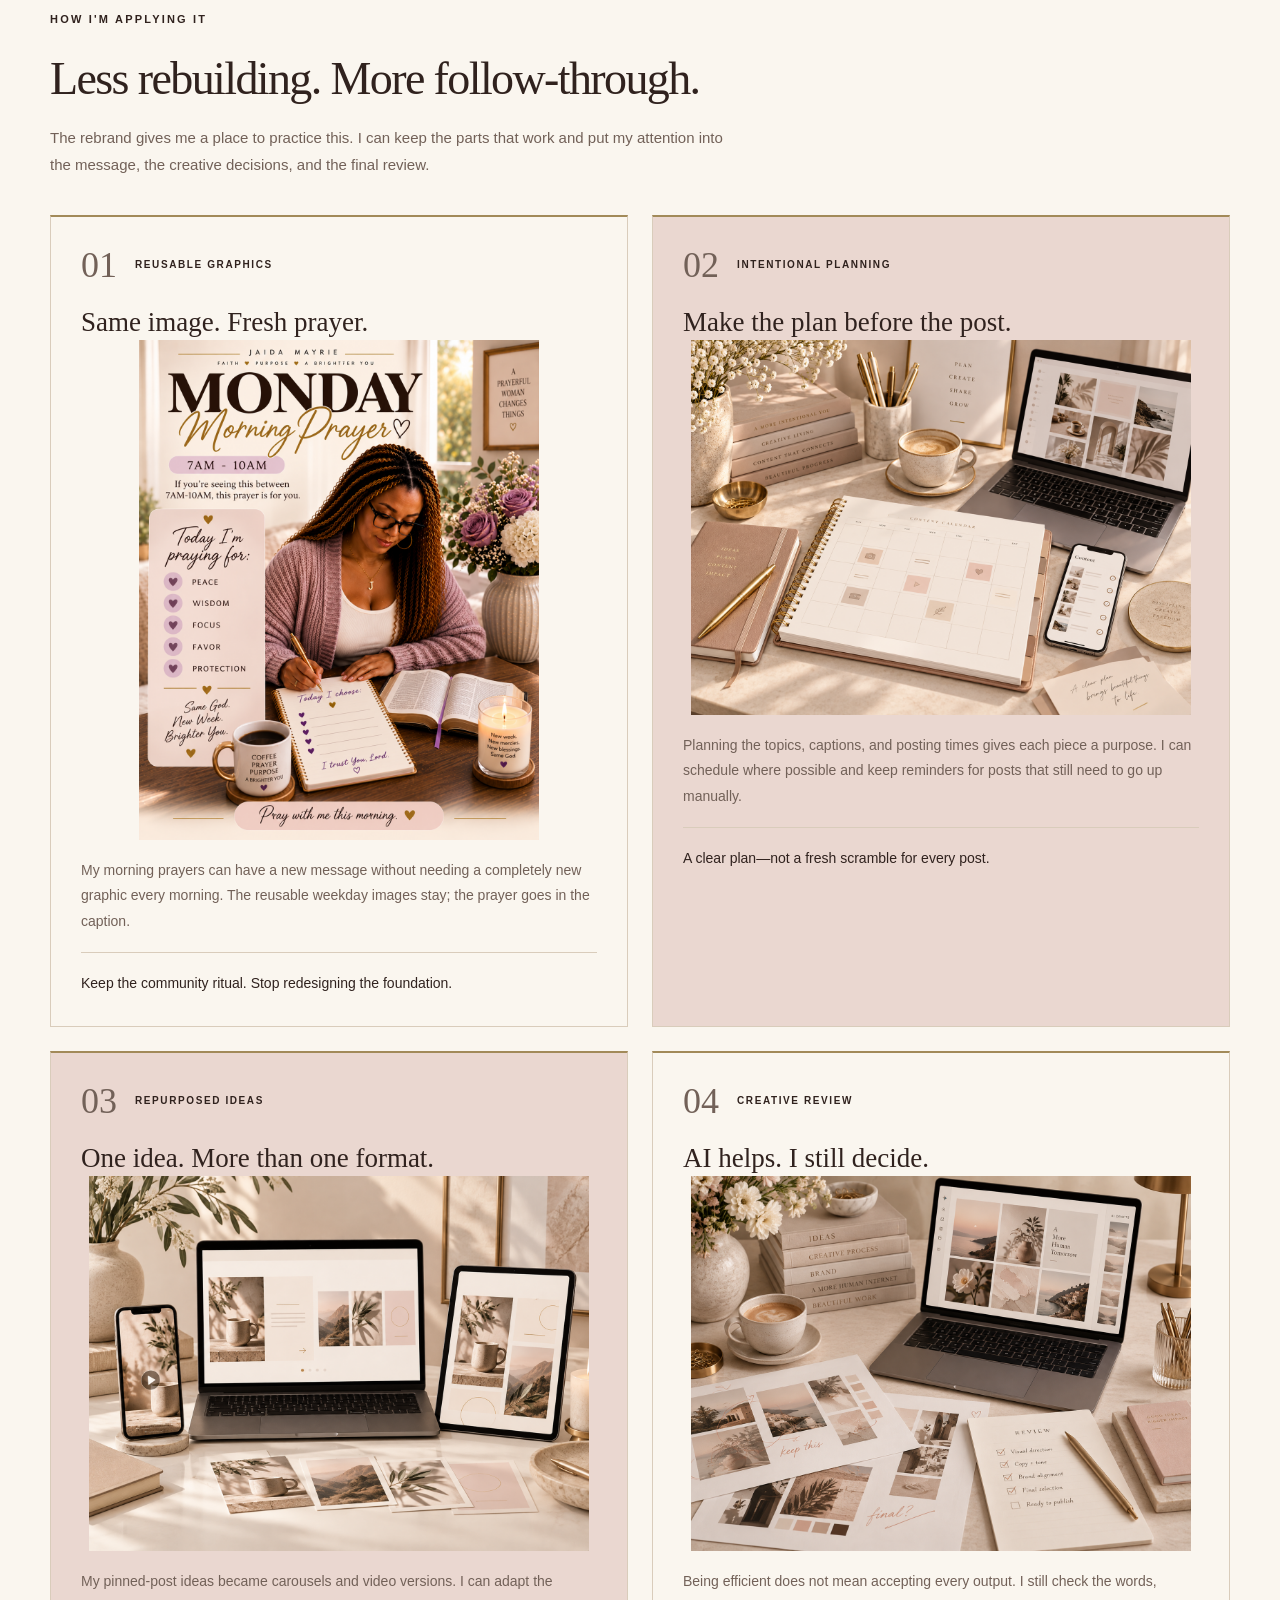
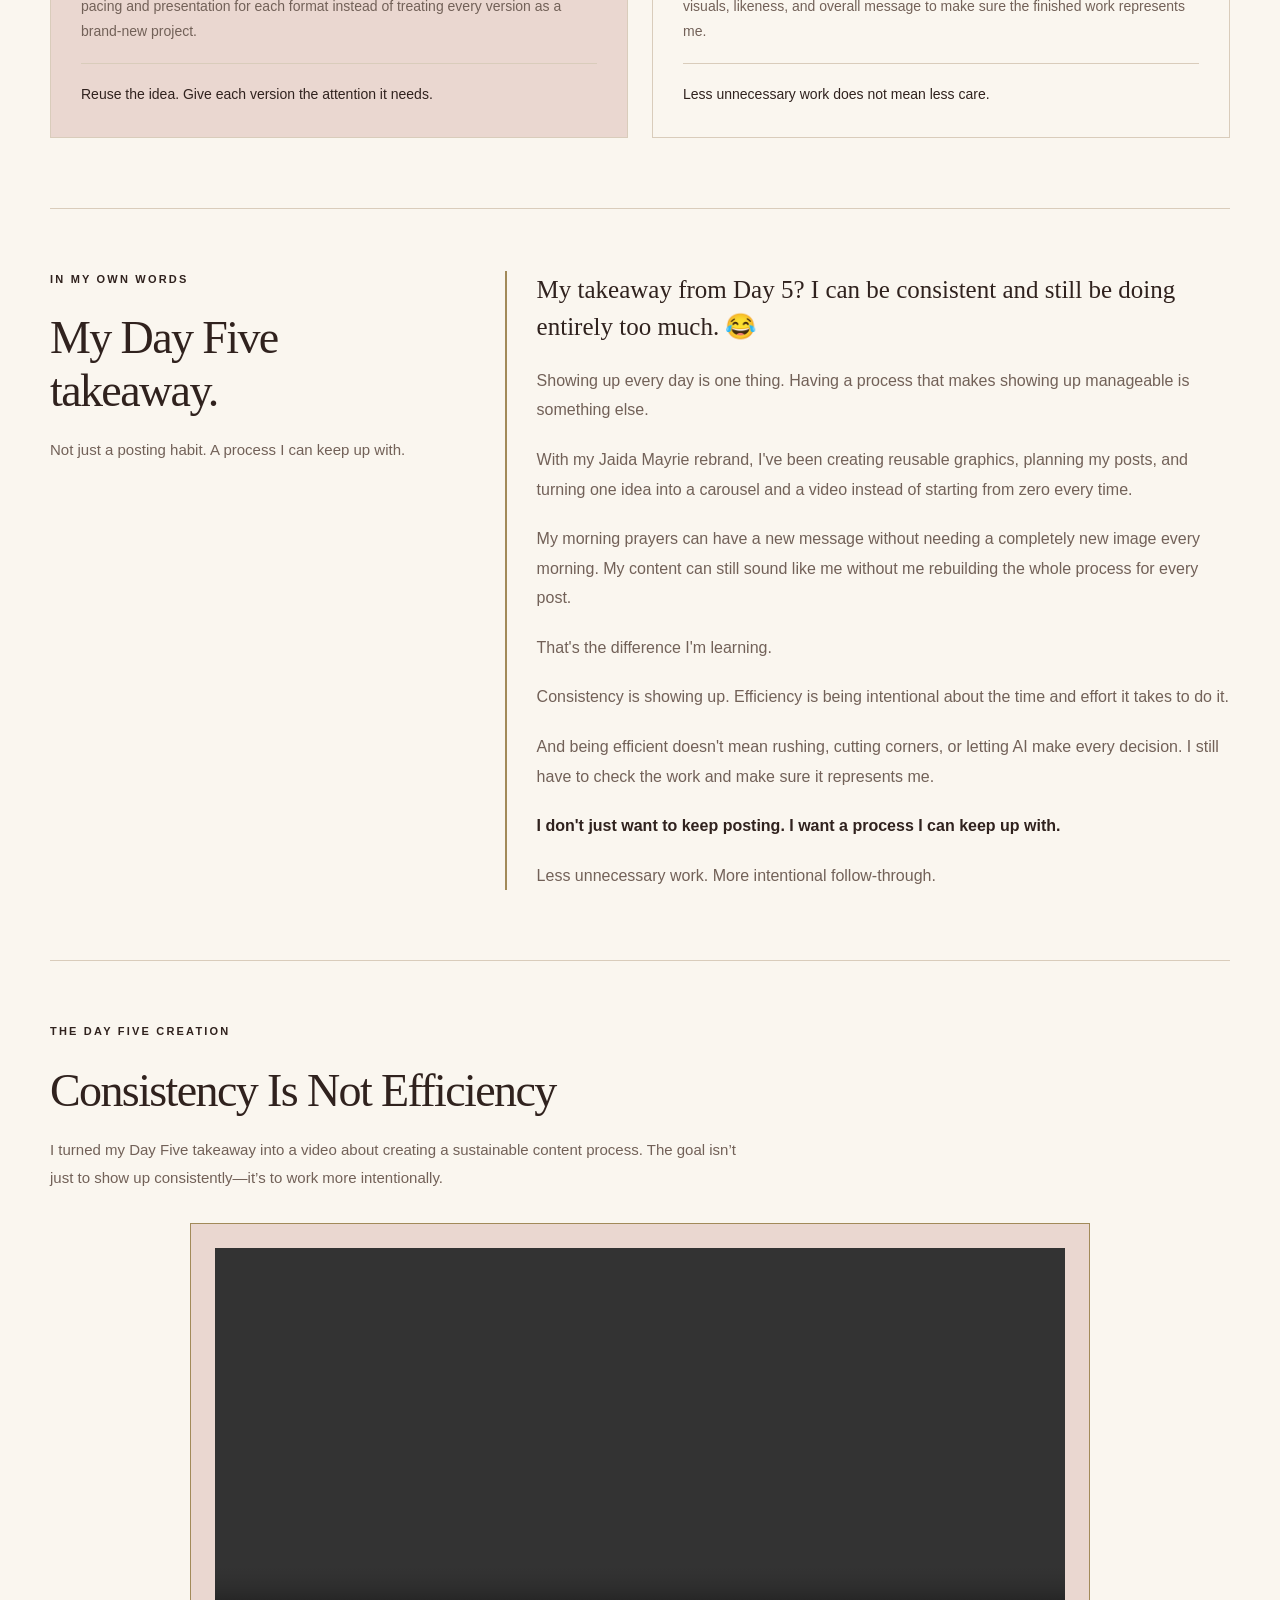
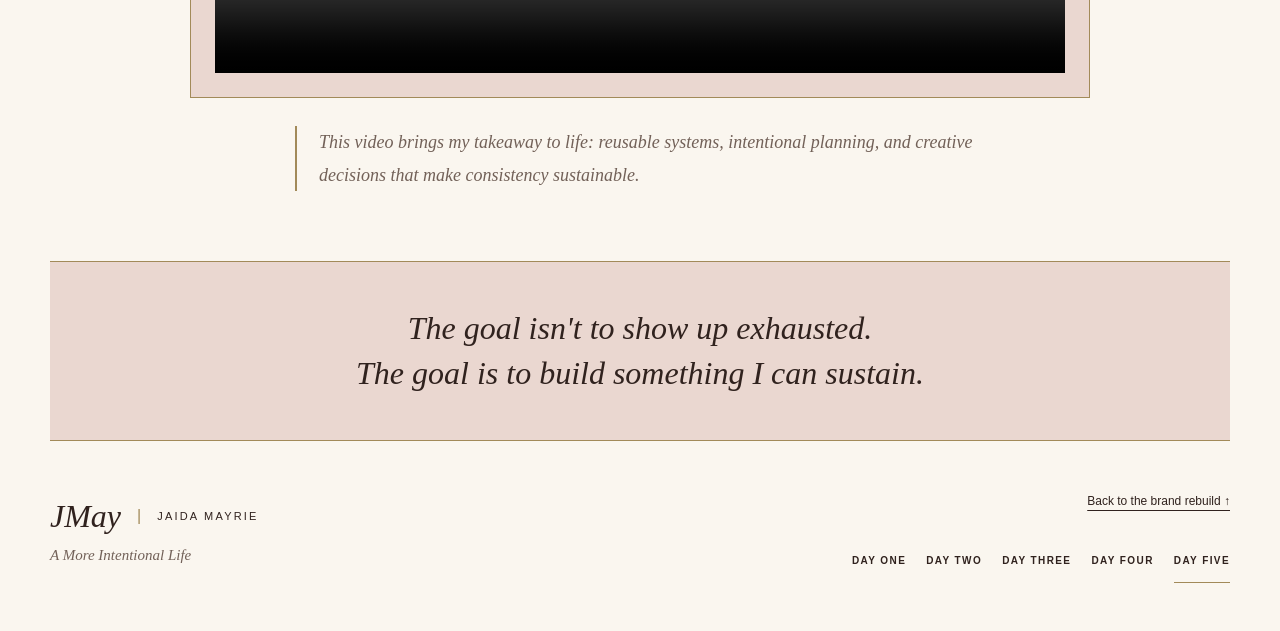
<file: day5.html>
<!DOCTYPE html>
<html lang="en">
<head>
  <meta charset="UTF-8">
  <meta name="viewport" content="width=device-width, initial-scale=1.0">
  <meta name="description" content="Day Five of Jaida Mayrie's brand rebuild: Consistency Is Not Efficiency. Reusable graphics, intentional planning, repurposed content, and a process I can keep up with.">
  <meta name="theme-color" content="#faf6ef">
  <meta property="og:type" content="article">
  <meta property="og:title" content="Consistency Is Not Efficiency | Jaida Mayrie — Day Five">
  <meta property="og:description" content="I can be consistent and still be doing entirely too much. My takeaway: less unnecessary work, more intentional follow-through.">
  <title>Day Five — Consistency Is Not Efficiency | Jaida Mayrie</title>
  <link rel="stylesheet" href="styles.css">
  <style>
    /* Day Five is self-contained. These scoped styles do not change Days One–Four. */
    .day-five {
      --cream: #faf6ef; --blush: #ead7d0; --espresso: #30221e;
      --muted: #726158; --gold: #a28a59; --line: #d9ccbb;
      margin: 0; background: var(--cream); color: var(--espresso);
      font-family: Arial, Helvetica, sans-serif; -webkit-font-smoothing: antialiased;
    }
    .day-five *, .day-five *::before, .day-five *::after { box-sizing: border-box; }
    .day-five a { color: inherit; text-underline-offset: 5px; }
    .day-five a:focus-visible, .day-five button:focus-visible {
      outline: 2px solid var(--espresso); outline-offset: 5px;
    }
    .day-five [hidden] { display: none !important; }
    .day-five .d5-skip {
      position: absolute; top: -80px; left: 20px; z-index: 5;
      padding: 14px 20px; background: var(--espresso); color: var(--cream);
    }
    .day-five .d5-skip:focus { top: 12px; }
    .day-five .site-header, .day-five .d5-wrap {
      width: min(1180px, calc(100% - 96px)); margin-inline: auto;
    }
    .day-five .site-header {
      display: flex; align-items: center; justify-content: space-between;
      gap: 24px; padding-block: 24px; border-bottom: 1px solid var(--line);
    }
    .day-five .brand { display: inline-flex; align-items: center; gap: 16px; text-decoration: none; }
    .day-five .brand-signature { font: italic 32px Georgia, 'Times New Roman', serif; }
    .day-five .brand-divider { color: var(--gold); }
    .day-five .brand-name { font-size: 11px; letter-spacing: .2em; }
    .day-five .day-navigation { display: flex; flex-wrap: wrap; gap: 20px; }
    .day-five .day-navigation a {
      display: inline-flex; align-items: center; min-height: 44px;
      padding-block: 8px; border-bottom: 1px solid transparent;
      font-size: 10px; font-weight: 600; letter-spacing: .14em; text-decoration: none;
    }
    .day-five .day-navigation a[aria-current="page"],
    .day-five .day-navigation a:hover { border-bottom-color: var(--gold); }
    .day-five .d5-eyebrow {
      margin: 0 0 24px; font-size: 11px; font-weight: 600;
      line-height: 1.6; letter-spacing: .2em; text-transform: uppercase;
    }
    .day-five .d5-hero {
      display: grid; grid-template-columns: minmax(0, 1.45fr) minmax(0, 1fr);
      align-items: center; gap: 64px; padding-block: 72px 64px;
    }
    .day-five .d5-title {
      margin: 0; font-family: Georgia, 'Times New Roman', serif;
      font-size: clamp(42px, 4.6vw, 64px); font-weight: 400;
      line-height: 1.12; letter-spacing: -.045em;
    }
    .day-five .d5-title em { color: #865c50; font-weight: 400; }
    .day-five .d5-lead {
      max-width: 480px; margin: 26px 0 0;
      font: 400 23px/1.45 Georgia, 'Times New Roman', serif;
    }
    .day-five .d5-description {
      max-width: 505px; margin: 18px 0 0;
      color: var(--muted); font-size: 15px; line-height: 1.85;
    }
    .day-five .d5-actions { display: flex; flex-wrap: wrap; gap: 12px; margin-top: 30px; }
    .day-five .d5-button {
      display: inline-flex; align-items: center; justify-content: space-between;
      gap: 20px; min-height: 50px; padding: 16px 20px; border: 1px solid var(--espresso);
      border-radius: 0; background: var(--espresso); color: var(--cream);
      font: 600 10px/1.4 Arial, Helvetica, sans-serif; letter-spacing: .1em;
      text-decoration: none; text-transform: uppercase; cursor: pointer;
    }
    .day-five .d5-button:hover { background: #4a342d; }
    .day-five .d5-button-secondary { background: transparent; color: var(--espresso); }
    .day-five .d5-button-secondary:hover { background: var(--blush); }
    .day-five .d5-cover {
      position: relative; display: flex; flex-direction: column;
      align-items: center; justify-content: center; min-height: 475px;
      padding: 44px 30px; background: var(--blush); text-align: center;
    }
    .day-five .d5-cover::before {
      content: ''; position: absolute; inset: 16px; border: 1px solid var(--gold); pointer-events: none;
    }
    .day-five .d5-cover-label { margin: 0; font-size: 9px; line-height: 1.7; letter-spacing: .22em; }
    .day-five .d5-cover-number {
      margin: 18px 0 15px; font: italic 112px/1 Georgia, 'Times New Roman', serif; letter-spacing: -.06em;
    }
    .day-five .d5-cover-rule { width: 44px; height: 1px; margin-bottom: 22px; background: var(--gold); }
    .day-five .d5-cover-title { margin: 0; font: 400 31px/1.2 Georgia, 'Times New Roman', serif; }
    .day-five .d5-cover-note { max-width: 220px; margin: 20px 0 30px; font-size: 12px; line-height: 1.8; color: var(--muted); }
    .day-five .d5-section { padding-block: 62px 70px; border-top: 1px solid var(--line); scroll-margin-top: 24px; }
    .day-five .d5-heading {
      max-width: 850px; margin: 0; font: 400 clamp(32px, 3.6vw, 46px)/1.15 Georgia, 'Times New Roman', serif;
      letter-spacing: -.035em;
    }
    .day-five .d5-section-intro { max-width: 690px; }
    .day-five .d5-comparison { display: grid; grid-template-columns: repeat(2, minmax(0, 1fr)); margin-top: 36px; border: 1px solid var(--line); }
    .day-five .d5-definition { padding: 32px; }
    .day-five .d5-definition + .d5-definition { border-left: 1px solid var(--line); background: var(--blush); }
    .day-five .d5-label { margin: 0 0 16px; font-size: 10px; font-weight: 600; line-height: 1.6; letter-spacing: .16em; text-transform: uppercase; }
.day-five .d5-definition h3 {
    margin: 20px 0;
    font-family: Georgia, 'Times New Roman', serif;
    font-size: 30px;
    font-weight: 400;
    line-height: 1.25;
    text-align: center;
}
    .day-five .d5-definition p:last-child { margin: 14px 0 0; font-size: 14px; line-height: 1.8; color: var(--muted); }
    .day-five .d5-cards { display: grid; grid-template-columns: repeat(2, minmax(0, 1fr)); gap: 24px; margin-top: 36px; }
    .day-five .d5-card { padding: 30px; border: 1px solid var(--line); border-top: 2px solid var(--gold); }
    .day-five .d5-card:nth-child(2), .day-five .d5-card:nth-child(3) { background: var(--blush); }
    .day-five .d5-card-top { display: flex; align-items: center; gap: 18px; margin-bottom: 22px; }
    .day-five .d5-card-number { font: 400 36px/1 Georgia, 'Times New Roman', serif; color: var(--muted); }
    .day-five .d5-card-top .d5-label { margin: 0; }
    .day-five .d5-card h3 { margin: 0; font: 400 27px/1.3 Georgia, 'Times New Roman', serif; }
    .day-five .d5-card > p { margin: 18px 0 0; color: var(--muted); font-size: 14px; line-height: 1.8; }
    .day-five .d5-card .d5-card-note { padding-top: 18px; border-top: 1px solid var(--line); color: var(--espresso); }
    .day-five .d5-takeaway-layout { display: grid; grid-template-columns: minmax(0, .7fr) minmax(0, 1.3fr); gap: 64px; align-items: start; }
    .day-five .d5-script {
      padding-left: 30px; border-left: 2px solid var(--gold);
      font-size: 16px; line-height: 1.85; color: var(--muted);
    }
    .day-five .d5-script p { margin: 0 0 20px; }
    .day-five .d5-script p:last-child { margin-bottom: 0; }
    .day-five .d5-script strong { color: var(--espresso); }
    .day-five .d5-script .d5-script-opening { color: var(--espresso); font: 400 25px/1.5 Georgia, 'Times New Roman', serif; }
    .day-five .d5-copy-tools { margin-top: 26px; }
    .day-five .d5-copy-status { min-height: 40px; margin: 12px 0 0; color: var(--muted); font-size: 13px; line-height: 1.6; }
    .day-five .d5-closing {
      margin: 0; padding: 44px 48px; border-block: 1px solid var(--gold); background: var(--blush);
    }
    .day-five .d5-closing p {
    max-width: 900px;
    margin: 0 auto;
    font-family: Georgia, 'Times New Roman', serif;
    font-size: 32px;
    font-style: italic;
    font-weight: 400;
    line-height: 1.4;
    text-align: center;
}
    /* Branding and navigation are separate desktop columns, stacked on phones. */
    .day-five .d5-footer { display: flex; flex-direction: row; align-items: center; justify-content: space-between; gap: 32px; padding-block: 38px 48px; }
    .day-five .d5-footer > .closing-signoff { flex: 0 0 auto; }
    .day-five .d5-footer .brand { margin: 0 0 12px; }
    .day-five .d5-footer-navigation { display: flex; flex-direction: column; align-items: flex-end; gap: 16px; min-width: 0; }
    .day-five .d5-footer-navigation > a { display: inline-flex; align-items: center; min-height: 44px; font-size: 12px; }
    .day-five .d5-footer .day-navigation { justify-content: flex-end; gap: 8px 20px; }
    .day-five .d5-footer-name { margin: 0; font: italic 25px/1.4 Georgia, 'Times New Roman', serif; }
    .day-five .d5-footer-tagline { margin: 6px 0 0; color: var(--muted); font: italic 15px/1.6 Georgia, 'Times New Roman', serif; }
    .day-five .d5-footer-links { display: flex; flex-wrap: wrap; gap: 12px 28px; }
    .day-five .d5-footer-links a { display: inline-flex; align-items: center; min-height: 44px; font-size: 12px; }
    @media (max-width: 800px) {
      .day-five .site-header, .day-five .d5-wrap { width: calc(100% - 40px); }
      .day-five .site-header { flex-wrap: wrap; gap: 12px; padding-block: 20px; }
      .day-five .day-navigation { gap: 8px 18px; }
      .day-five .d5-hero { grid-template-columns: minmax(0, 1fr); gap: 36px; padding-block: 44px 40px; }
      .day-five .d5-cover { min-height: 370px; padding-block: 34px; }
      .day-five .d5-cover-number { font-size: 86px; }
      .day-five .d5-cover-note { margin-bottom: 22px; }
      .day-five .d5-section { padding-block: 42px 48px; }
      .day-five .d5-cards, .day-five .d5-comparison { grid-template-columns: minmax(0, 1fr); }
      .day-five .d5-definition + .d5-definition { border-left: 0; border-top: 1px solid var(--line); }
      .day-five .d5-definition, .day-five .d5-card { padding: 26px 24px; }
      .day-five .d5-takeaway-layout { grid-template-columns: minmax(0, 1fr); gap: 18px; }
      .day-five .d5-script { padding-left: 22px; }
      .day-five .d5-closing { padding: 32px 24px; }
      .day-five .d5-footer { flex-direction: column; align-items: flex-start; gap: 20px; padding-block: 28px 36px; }
      .day-five .d5-footer-navigation { align-items: flex-start; width: 100%; }
      .day-five .d5-footer .day-navigation { justify-content: flex-start; gap: 8px 18px; }
    }
    @media (max-width: 420px) {
      .day-five .brand { gap: 12px; }
      .day-five .brand-name { font-size: 10px; }
      .day-five .d5-title { font-size: 42px; }
      .day-five .d5-actions { flex-direction: column; }
      .day-five .d5-button { width: 100%; }
      .day-five .d5-lead { font-size: 21px; }
    }
    @media print {
      .day-five .site-header, .day-five .d5-actions, .day-five .d5-cover,
      .day-five .d5-copy-tools, .day-five .d5-footer-links, .day-five .d5-skip { display: none !important; }
      .day-five .d5-wrap { width: 100%; }
      .day-five .d5-hero, .day-five .d5-takeaway-layout { display: block; }
      .day-five .d5-section, .day-five .d5-hero { padding-block: 24px; }
      .day-five .d5-card, .day-five .d5-definition, .day-five .d5-closing { break-inside: avoid; }
      .day-five .d5-script { margin-top: 24px; }
    }
    /* Only the new Day Five creation uses these video and reflection styles. */
    .day-five .d5-creation-frame {
      width: min(100%, 900px); min-width: 0; margin: 32px auto 0;
      padding: 24px; border: 1px solid var(--gold); background: var(--blush);
    }
    /* Auto height and contain keep the original picture visible without cropping. */
    .day-five .d5-creation-video {
      display: block; width: 100%; max-width: 100%; height: auto;
      max-height: 550px; object-fit: contain; background: var(--espresso);
    }
    .day-five .d5-creation-video:focus-visible {
      outline: 2px solid var(--espresso); outline-offset: 5px;
    }
    .day-five .d5-creation-reflection {
      max-width: 690px; margin: 28px auto 0; padding-left: 22px;
      border-left: 2px solid var(--gold); color: var(--muted);
      font: italic 18px/1.8 Georgia, 'Times New Roman', serif;
    }
    @media (max-width: 800px) {
      .day-five .d5-creation-frame { margin-top: 26px; padding: 16px; }
      .day-five .d5-creation-reflection { margin-top: 24px; padding-left: 18px; font-size: 17px; }
    }
  </style>
</head>
<body class="day-five">
  <a class="d5-skip" href="#main-content">Skip to content</a>
  <header class="site-header">
    <a class="brand" href="index.html" aria-label="Jaida Mayrie home">
      <span class="brand-signature">JMay</span>
      <span class="brand-divider" aria-hidden="true">|</span>
      <span class="brand-name">JAIDA MAYRIE</span>
    </a>
    <nav class="day-navigation" aria-label="Case study days">
      <a href="index.html">DAY ONE</a>
      <a href="day2.html">DAY TWO</a>
      <a href="day3.html">DAY THREE</a>
      <a href="day4.html">DAY FOUR</a>
      <a href="day5.html" aria-current="page">DAY FIVE</a>
    </nav>
  </header>

  <main id="main-content" class="d5-wrap" tabindex="-1">
    <section class="d5-hero" aria-labelledby="hero-title">
      <div>
        <p class="d5-eyebrow">Content to Income · Day Five</p>
        <h1 class="d5-title" id="hero-title">Consistency is<br><em>not efficiency.</em></h1>
        <p class="d5-lead">I can be consistent and still be doing entirely too much.</p>
        <p class="d5-description">Showing up every day is one thing. Having a process that makes showing up manageable is something else. Day Five is about learning the difference—and putting it into practice.</p>
        <div class="d5-actions">
          <a class="d5-button" href="#takeaway">Read my takeaway <span aria-hidden="true">↘</span></a>
          <a class="d5-button d5-button-secondary" href="#in-practice">See it in practice <span aria-hidden="true">↓</span></a>
        </div>
      </div>
      <!-- An editorial cover made from live text; no new photo generation required. -->
        <img class="build-image" src="assets/images/Consistency Over Efficiency.png" alt="Consistency Over Efficiency">
      </div>
    </section>

    <section class="d5-section" aria-labelledby="difference-title">
      <p class="d5-eyebrow">What I learned</p>
      <h2 class="d5-heading" id="difference-title">The commitment and the process.</h2>
      <p class="d5-description d5-section-intro">I need both: a commitment to showing up and a way of working that respects my time and effort. Being consistent does not automatically mean the process is efficient.</p>
      <div class="d5-comparison">
        <article class="d5-definition">
          <p class="d5-label">Consistency</p>
          <img class="build-image" src="assets/images/Showingup.png" alt="Workspace representing consistency">
          <h3>Showing up</h3>
          <p>Keeping the commitment to create, share, and connect.</p>
        </article>
        <article class="d5-definition">
          <p class="d5-label">Efficiency</p>
          <img class="build-image" src="assets/images/makingitmanaeable.png" alt="Workspace representing efficiency">
          <h3>Making it manageable</h3>
          <p>Being intentional about the time and effort it takes—without cutting corners.</p>
        </article>
      </div>
    </section>

    <section class="d5-section" id="in-practice" aria-labelledby="practice-title">
      <p class="d5-eyebrow">How I'm applying it</p>
      <h2 class="d5-heading" id="practice-title">Less rebuilding. More follow-through.</h2>
      <p class="d5-description d5-section-intro">The rebrand gives me a place to practice this. I can keep the parts that work and put my attention into the message, the creative decisions, and the final review.</p>
      <div class="d5-cards">
        <article class="d5-card">
          <div class="d5-card-top"><span class="d5-card-number" aria-hidden="true">01</span><p class="d5-label">Reusable graphics</p></div>
          <h3>Same image. Fresh prayer.</h3>
          <img class="build-image" src="assets/images/prayer.PNG" alt="A reusable graphic for my morning prayers">
          <p>My morning prayers can have a new message without needing a completely new graphic every morning. The reusable weekday images stay; the prayer goes in the caption.</p>
          <p class="d5-card-note">Keep the community ritual. Stop redesigning the foundation.</p>
        </article>
        <article class="d5-card">
          <div class="d5-card-top"><span class="d5-card-number" aria-hidden="true">02</span><p class="d5-label">Intentional planning</p></div>
          <h3>Make the plan before the post.</h3>
          <img class="build-image" src="assets/images/maketheplan.png" alt="A content calendar for planning posts">
          <p>Planning the topics, captions, and posting times gives each piece a purpose. I can schedule where possible and keep reminders for posts that still need to go up manually.</p>
          <p class="d5-card-note">A clear plan—not a fresh scramble for every post.</p>
        </article>
        <article class="d5-card">
          <div class="d5-card-top"><span class="d5-card-number" aria-hidden="true">03</span><p class="d5-label">Repurposed ideas</p></div>
          <h3>One idea. More than one format.</h3>
          <img class="build-image" src="assets/images/oenidea.png" alt="Repurposing content into multiple formats">
          <p>My pinned-post ideas became carousels and video versions. I can adapt the pacing and presentation for each format instead of treating every version as a brand-new project.</p>
          <p class="d5-card-note">Reuse the idea. Give each version the attention it needs.</p>
        </article>
        <article class="d5-card">
          <div class="d5-card-top"><span class="d5-card-number" aria-hidden="true">04</span><p class="d5-label">Creative review</p></div>
          <h3>AI helps. I still decide.</h3>
          <img class="build-image" src="assets/images/aihelps.png" alt="A workspace for reviewing creative work">
          <p>Being efficient does not mean accepting every output. I still check the words, visuals, likeness, and overall message to make sure the finished work represents me.</p>
          <p class="d5-card-note">Less unnecessary work does not mean less care.</p>
        </article>
      </div>
    </section>

    <section class="d5-section" id="takeaway" aria-labelledby="takeaway-title">
      <div class="d5-takeaway-layout">
        <div>
          <p class="d5-eyebrow">In my own words</p>
          <h2 class="d5-heading" id="takeaway-title">My Day Five takeaway.</h2>
          <p class="d5-description">Not just a posting habit. A process I can keep up with.</p>
          <div class="d5-copy-tools" id="copy-tools" hidden>
            <button type="button" class="d5-button d5-button-secondary" id="copy-takeaway">Copy takeaway <span aria-hidden="true">↗</span></button>
            <p class="d5-copy-status" id="copy-status" role="status" aria-live="polite"></p>
          </div>
        </div>
        <!-- This is the approved takeaway, not a worksheet or a new assignment. -->
        <div class="d5-script" id="takeaway-script">
          <p class="d5-script-opening">My takeaway from Day 5? I can be consistent and still be doing entirely too much. 😂</p>
          <p>Showing up every day is one thing. Having a process that makes showing up manageable is something else.</p>
          <p>With my Jaida Mayrie rebrand, I've been creating reusable graphics, planning my posts, and turning one idea into a carousel and a video instead of starting from zero every time.</p>
          <p>My morning prayers can have a new message without needing a completely new image every morning. My content can still sound like me without me rebuilding the whole process for every post.</p>
          <p>That's the difference I'm learning.</p>
          <p>Consistency is showing up. Efficiency is being intentional about the time and effort it takes to do it.</p>
          <p>And being efficient doesn't mean rushing, cutting corners, or letting AI make every decision. I still have to check the work and make sure it represents me.</p>
          <p><strong>I don't just want to keep posting. I want a process I can keep up with.</strong></p>
          <p>Less unnecessary work. More intentional follow-through. </p>
        </div>
      </div>
    </section>

    <!-- The finished creation follows the takeaway and precedes the closing statement. -->
    <section class="d5-section" id="day-five-creation" aria-labelledby="creation-title">
      <p class="d5-eyebrow">THE DAY FIVE CREATION</p>
      <h2 class="d5-heading" id="creation-title">Consistency Is Not Efficiency</h2>
      <p class="d5-description d5-section-intro">I turned my Day Five takeaway into a video about creating a sustainable content process. The goal isn’t just to show up consistently—it’s to work more intentionally.</p>
      <div class="d5-creation-frame">
        <!-- Save your finished video at this path; native controls need no extra script. -->
        <video class="d5-creation-video" controls playsinline preload="metadata" aria-label="Consistency Is Not Efficiency — Day Five video">
          <source src="assets/images/meetup.mp4" type="video/mp4">
          Your browser does not support video playback.
          <a href="assets/images/meetup.mp4">Download the Day Five video.</a>
        </video>
      </div>
      <p class="d5-creation-reflection">This video brings my takeaway to life: reusable systems, intentional planning, and creative decisions that make consistency sustainable.</p>
    </section>

    <blockquote class="d5-closing">
      <p> The goal isn't to show up exhausted.<br>The goal is to build something I can sustain. </p>
    </blockquote>
  </main>

  <footer class="d5-wrap d5-footer">
      <div class="closing-signoff">
        <p class="brand">
          <span class="brand-signature">JMay</span>
          <span class="brand-divider" aria-hidden="true">|</span>
          <span class="brand-name">JAIDA MAYRIE</span>
        </p>
        <p class="tagline">A More Intentional Life</p>
      </div>
      <div class="d5-footer-navigation">
      <a href="index.html">Back to the brand rebuild ↑</a>
      <nav class="day-navigation" aria-label="Continue the case study">

        <a href="index.html">DAY ONE</a>
        <a href="day2.html">DAY TWO</a>
        <a href="day3.html">DAY THREE</a>
        <a href="day4.html">DAY FOUR</a>
        <a href="day5.html" aria-current="page">DAY FIVE</a>
      </nav>
      </div>
    </footer>
</body>
</html>
</file>
<file: styles.css>
/* Shared colors keep the brand consistent and easy to adjust. */
:root {
  --cream: #faf6ef;
  --blush: #ead7d0;
  --espresso: #30221e;
  --muted: #726158;
  --gold: #a28a59;
  --line: #d9ccbb;
}

/* Day links wrap naturally on narrow screens and underline the current day. */
.day-navigation { display: flex; flex-wrap: wrap; gap: 24px; }
.day-navigation a {
  padding-block: 8px;
  border-bottom: 1px solid transparent;
  color: var(--espresso);
  font-size: 10px;
  font-weight: 600;
  letter-spacing: 0.14em;
  text-decoration: none;
}
.day-navigation a[aria-current="page"],
.day-navigation a:hover { border-bottom-color: var(--gold); }
.day-navigation a:focus-visible { outline: 2px solid var(--gold); outline-offset: 4px; }

/* Day Two extends the shared blush cover with a large issue number. */
.day-two-visual .day-two-number {
  color: var(--espresso);
  font-family: Georgia, 'Times New Roman', serif;
  font-size: 112px;
  font-style: italic;
  line-height: 1;
  letter-spacing: -0.06em;
}
.day-two-steps { margin-block: 26px; font-size: 15px; line-height: 1.9; letter-spacing: 0.24em; }
.day-two-visual .card-rule { margin-bottom: 0; }
.day-two-visual .card-footer { margin-top: 24px; line-height: 1.8; }

/* Only the homework cards get these extra heading and concept styles. */
.content-level h3.shift-card-label {
  margin: 0;
  font-family: Arial, Helvetica, sans-serif;
  font-size: 10px;
  font-weight: 600;
  line-height: 1.6;
  letter-spacing: 0.18em;
}
.content-level-purpose { margin: 12px 0 0; font-family: Georgia, serif; font-size: 22px; line-height: 1.4; }
.content-level-concept { margin-top: 28px; padding-top: 22px; border-top: 1px solid var(--line); }
.content-level-concept .shift-card-label { margin-bottom: 10px; }
.content-level h4 { margin: 0; font-family: Georgia, serif; font-size: 26px; font-weight: 400; line-height: 1.25; }

/* Include padding and borders in each element's total width. */
* { box-sizing: border-box; }

body {
  margin: 0;
  background: var(--cream);
  color: var(--espresso);
  font-family: Arial, Helvetica, sans-serif;
  -webkit-font-smoothing: antialiased;
}

/* The header and hero share a centered, spacious page width. */
.site-header,
.hero {
  width: min(1180px, calc(100% - 96px));
  margin-inline: auto;
}

.site-header {
  display: flex;
  align-items: center;
  justify-content: space-between;
  gap: 24px;
  padding-block: 30px;
  border-bottom: 1px solid var(--line);
}

.brand {
  display: inline-flex;
  align-items: center;
  gap: 16px;
  color: inherit;
  text-decoration: none;
}

.brand-signature {
  font-family: Georgia, 'Times New Roman', serif;
  font-size: 32px;
  font-style: italic;
}

.brand-divider { color: var(--gold); }
.brand-name { font-size: 11px; letter-spacing: 0.2em; }
.tagline { margin: 0; color: var(--muted); font-family: Georgia, serif; font-size: 15px; font-style: italic; }
.brand:focus-visible { outline: 2px solid var(--gold); outline-offset: 6px; }

/* Two columns give the hero an editorial layout on desktop. */
.hero {
  display: grid;
  grid-template-columns: 1.5fr 1fr;
  align-items: center;
  gap: 64px;
  padding-block: 76px 64px;
}

.eyebrow { margin: 0 0 26px; font-size: 11px; font-weight: 600; letter-spacing: 0.2em; }

h1 {
  margin: 0;
  font-family: Georgia, 'Times New Roman', serif;
  font-size: clamp(40px, 4.5vw, 62px);
  font-weight: 400;
  line-height: 1.12;
  letter-spacing: -0.045em;
}

h1 em { color: #865c50; font-weight: 400; }
.hero-description { max-width: 490px; margin: 26px 0 30px; color: var(--muted); font-size: 15px; line-height: 1.8; }

/* These links keep their button styling while navigating to page sections. */
.hero-actions { display: flex; flex-wrap: wrap; gap: 12px; }
.button {
  display: inline-flex;
  align-items: center;
  justify-content: space-between;
  gap: 20px;
  min-height: 50px;
  padding: 16px 20px;
  border: 1px solid var(--espresso);
  border-radius: 0;
  font: 600 10px Arial, Helvetica, sans-serif;
  letter-spacing: 0.1em;
  text-decoration: none;
}
.button-primary { background: var(--espresso); color: var(--cream); }
.button-secondary { background: transparent; color: var(--espresso); }
.button:focus-visible { outline: 2px solid var(--gold); outline-offset: 4px; }
.hero-mission { max-width: 425px; margin: 36px 0 0; padding-top: 22px; border-top: 1px solid var(--line); font-family: Georgia, serif; font-size: 17px; line-height: 1.6; }

/* A blush card and fine gold lines echo a printed brand cover. */
.brand-card {
  position: relative;
  display: flex;
  flex-direction: column;
  align-items: center;
  justify-content: center;
  min-height: 490px;
  padding: 48px 26px;
  background: var(--blush);
  text-align: center;
}
.brand-card::before { content: ''; position: absolute; inset: 16px; border: 1px solid var(--gold); pointer-events: none; }
.card-label, .card-footer { font-size: 9px; letter-spacing: 0.22em; }
.card-monogram { margin: 28px 0 24px; font-family: Georgia, serif; font-size: 112px; font-style: italic; line-height: 1; letter-spacing: -0.12em; }
.card-monogram span { position: relative; top: 12px; }
.card-rule { width: 44px; height: 1px; margin-bottom: 24px; background: var(--gold); }
.card-positioning { font-family: Georgia, serif; font-size: 29px; line-height: 1.3; }
.card-footer { margin-top: 38px; }

/* The Shift matches the hero's width; its top rule separates the two sections. */
.shift {
  width: min(1180px, calc(100% - 96px));
  margin-inline: auto;
  padding-block: 64px 80px;
  border-top: 1px solid var(--line);
}

.shift-intro { max-width: 760px; }
.shift h2 {
  margin: 0;
  font-family: Georgia, 'Times New Roman', serif;
  font-size: clamp(32px, 3.6vw, 46px);
  font-weight: 400;
  line-height: 1.15;
  letter-spacing: -0.035em;
}
.shift-description {
  max-width: 690px;
  margin: 24px 0 0;
  color: var(--muted);
  font-size: 15px;
  line-height: 1.8;
}

/* Grid makes three equal columns; minmax lets text fit without overflow. */
.shift-cards {
  display: grid;
  grid-template-columns: repeat(3, minmax(0, 1fr));
  gap: 24px;
  margin-top: 40px;
}
.shift-card {
  padding: 30px 26px;
  border: 1px solid var(--line);
  border-top: 2px solid var(--gold);
}
/* A blush middle card adds a quiet accent from the existing brand palette. */
.shift-card:nth-child(2) { background: var(--blush); }
.shift-card-label {
  margin: 0 0 22px;
  color: var(--espresso);
  font-size: 10px;
  font-weight: 600;
  letter-spacing: 0.18em;
}
.shift-card h3 {
  margin: 0;
  font-family: Georgia, 'Times New Roman', serif;
  font-size: 26px;
  font-weight: 400;
  line-height: 1.25;
}
.shift-card-copy {
  margin: 18px 0 0;
  color: var(--muted);
  font-size: 14px;
  line-height: 1.8;
}

/* Stack the new cards on phones, keeping the same margins as the hero. */
@media (max-width: 800px) {
  .shift { width: calc(100% - 40px); padding-block: 40px 56px; }
  .shift-cards { grid-template-columns: 1fr; gap: 20px; margin-top: 32px; }
}

/* On smaller screens, stack the content and reduce the page margins. */
@media (max-width: 800px) {
  .site-header, .hero { width: calc(100% - 40px); }
  .site-header { flex-wrap: wrap; gap: 12px; padding-block: 22px; }
  .hero { grid-template-columns: 1fr; gap: 40px; padding-block: 48px 40px; }
  .hero-description { max-width: 560px; }
  .desktop-break { display: none; }
  .brand-card { min-height: 380px; }
}

@media (max-width: 420px) {
  .brand { gap: 12px; }
  .brand-name { font-size: 10px; }
  .tagline { width: 100%; font-size: 14px; }
  .hero-actions { flex-direction: column; }
  .button { width: 100%; }
  h1 { font-size: 40px; }
}

/* WHAT I BUILT shares the page width and uses a fine editorial divider. */
.build {
  width: min(1180px, calc(100% - 96px));
  margin-inline: auto;
  padding-block: 64px 80px;
  border-top: 1px solid var(--line);
}
.build-intro { max-width: 760px; }
.build h2 {
  margin: 0;
  font-family: Georgia, 'Times New Roman', serif;
  font-size: clamp(32px, 3.6vw, 46px);
  font-weight: 400;
  line-height: 1.15;
  letter-spacing: -0.035em;
}
.build-description {
  max-width: 690px;
  margin: 24px 0 0;
  color: var(--muted);
  font-size: 15px;
  line-height: 1.8;
}
.build-rows { margin-top: 48px; }

/* Named grid areas let every other row put the visual on the left. */
.build-row {
  display: grid;
  grid-template-columns: repeat(2, minmax(0, 1fr));
  grid-template-areas: "copy visual";
  align-items: center;
  gap: 64px;
  padding-block: 40px;
}
.build-row + .build-row { border-top: 1px solid var(--line); }
.build-row:nth-child(even) { grid-template-areas: "visual copy"; }
.build-copy { grid-area: copy; }
.build-number {
  margin: 0 0 20px;
  color: var(--gold);
  font-family: Georgia, 'Times New Roman', serif;
  font-size: 42px;
  line-height: 1;
}
.build-copy h3 {
  margin: 0;
  font-size: 12px;
  font-weight: 600;
  letter-spacing: 0.16em;
  line-height: 1.6;
}
.build-copy > p:last-child {
  max-width: 480px;
  margin: 20px 0 0;
  color: var(--muted);
  font-size: 15px;
  line-height: 1.8;
}

/* Shared frames hold either CSS visuals or labeled screenshot placeholders. */
.build-visual {
  grid-area: visual;
  margin: 0;
  padding: 20px;
  background: var(--blush);
  border: 1px solid var(--line);
}
.build-row:nth-child(even) .build-visual { background: var(--cream); }
.screenshot-placeholder {
  display: flex;
  flex-direction: column;
  align-items: center;
  justify-content: center;
  gap: 22px;
  min-height: 250px;
  padding: 28px 16px;
  border: 1px solid var(--gold);
  text-align: center;
}
.placeholder-mark {
  color: var(--gold);
  font-family: Georgia, 'Times New Roman', serif;
  font-size: 56px;
  font-style: italic;
  line-height: 1;
}
.placeholder-note {
  color: var(--espresso);
  font-size: 9px;
  letter-spacing: 0.2em;
}
.build-visual figcaption {
  margin-top: 16px;
  font-family: Georgia, 'Times New Roman', serif;
  font-size: 17px;
  line-height: 1.5;
  text-align: center;
}

/* The brand board uses the existing palette and a compact editorial hierarchy. */
.brand-board {
  padding: 28px 20px;
  background: var(--cream);
  border: 1px solid var(--gold);
  text-align: center;
}
.board-positioning {
  margin: 0;
  font-family: Georgia, 'Times New Roman', serif;
  font-size: clamp(24px, 2.8vw, 32px);
  line-height: 1.2;
}
.board-line {
  margin: 16px 0;
  font-family: Georgia, 'Times New Roman', serif;
  font-size: 18px;
  font-style: italic;
}
.board-statement { margin: 0; color: var(--muted); font-size: 13px; line-height: 1.7; }
.board-swatches {
  display: grid;
  grid-template-columns: repeat(4, minmax(0, 1fr));
  gap: 10px;
  margin: 24px 0 0;
  padding: 20px 0 0;
  border-top: 1px solid var(--line);
  list-style: none;
}
.board-swatches li { font-size: 10px; line-height: 1.5; }
.swatch { display: block; height: 28px; margin-bottom: 8px; border: 1px solid var(--line); }
.swatch-cream { background: var(--cream); }
.swatch-blush { background: var(--blush); }
.swatch-espresso { background: var(--espresso); }
.swatch-gold { background: var(--gold); }

/* A two-by-two grid gives each content pillar its own equal-sized block. */
.content-system {
  display: grid;
  grid-template-columns: repeat(2, minmax(0, 1fr));
  gap: 12px;
  margin: 0;
  padding: 0;
  list-style: none;
}
.content-system li {
  display: grid;
  place-items: center;
  min-height: 119px;
  padding: 16px 8px;
  border: 1px solid var(--gold);
  font-size: 12px;
  font-weight: 600;
  letter-spacing: 0.12em;
}
.content-system li:nth-child(2),
.content-system li:nth-child(3) { background: var(--blush); }

/* Keep three portrait frames side by side, including on mobile. */
.pin-placeholders { display: grid; grid-template-columns: repeat(3, minmax(0, 1fr)); gap: 10px; }
.pin-placeholder {
  display: flex;
  flex-direction: column;
  align-items: center;
  justify-content: center;
  gap: 24px;
  aspect-ratio: 2 / 3;
  min-height: 180px;
  padding: 18px 6px;
  border: 1px solid var(--gold);
  background: var(--cream);
  font-size: 11px;
  font-weight: 600;
  line-height: 1.6;
  letter-spacing: 0.08em;
  text-align: center;
}
.pin-note { color: var(--muted); font-size: 9px; font-weight: 400; letter-spacing: 0.04em; }

/* On mobile every row reads top to bottom: text, then screenshot frame. */
@media (max-width: 800px) {
  .build { width: calc(100% - 40px); padding-block: 40px 56px; }
  .build-rows { margin-top: 24px; }
  .build-row,
  .build-row:nth-child(even) {
    grid-template-columns: minmax(0, 1fr);
    grid-template-areas: "copy" "visual";
    gap: 28px;
    padding-block: 32px;
  }
  .build-visual { padding: 16px; }
  .screenshot-placeholder { min-height: 220px; }
}
.build-image {
  display: block;
  width: 100%;
  max-width: 500px;
  max-height: 500px;
  height: auto;
  object-fit: contain;
  margin-inline: auto;
}

/* HOW I BUILT THIS uses a compact timeline instead of screenshot rows. */
.process {
  width: min(1180px, calc(100% - 96px));
  margin-inline: auto;
  padding-block: 64px 80px;
  border-top: 1px solid var(--line);
}
.process-intro { max-width: 760px; }
.process h2 {
  margin: 0;
  font-family: Georgia, 'Times New Roman', serif;
  font-size: clamp(32px, 3.6vw, 46px);
  font-weight: 400;
  line-height: 1.15;
  letter-spacing: -0.035em;
}
.process-description {
  max-width: 690px;
  margin: 24px 0 0;
  color: var(--muted);
  font-size: 15px;
  line-height: 1.8;
}
.process-timeline { margin: 48px 0 0; padding: 0; list-style: none; }

/* Each step has a number, tool name, and explanation in three aligned columns. */
.process-step {
  position: relative;
  display: grid;
  grid-template-columns: 48px 190px minmax(0, 1fr);
  gap: 24px;
  padding: 28px 24px;
}
/* A line connects each numbered circle to the next; the final circle ends it. */
.process-step:not(:last-child)::before {
  content: '';
  position: absolute;
  left: 47px;
  top: 28px;
  bottom: -28px;
  width: 1px;
  background: var(--gold);
}
.process-number {
  position: relative;
  display: grid;
  place-items: center;
  width: 48px;
  height: 48px;
  border: 1px solid var(--gold);
  border-radius: 50%;
  background: var(--cream);
  font-family: Georgia, 'Times New Roman', serif;
  font-size: 20px;
}
.process-tool {
  margin: 14px 0 0;
  font-size: 11px;
  font-weight: 600;
  letter-spacing: 0.14em;
  line-height: 1.8;
}
.process-detail { padding-bottom: 28px; border-bottom: 1px solid var(--line); }
.process-detail h3 {
  margin: 0;
  font-family: Georgia, 'Times New Roman', serif;
  font-size: 26px;
  font-weight: 400;
  line-height: 1.3;
}
.process-detail p { margin: 12px 0 0; color: var(--muted); font-size: 14px; line-height: 1.8; }

/* Blush and espresso emphasize the person who directed and reviewed the work. */
.process-step-jaida { background: var(--blush); border: 1px solid var(--gold); }
.process-step-jaida .process-number { background: var(--espresso); color: var(--cream); }
.process-step-jaida .process-tool { font-size: 13px; }
.process-step-jaida .process-detail { padding-bottom: 0; border-bottom: 0; }
.process-step-jaida h3 { font-size: 30px; }
.process-step-jaida .process-detail p { color: var(--espresso); }

/* Day Two's journal pairs a portrait preview with ruled, numbered entries.
   These dedicated classes leave the earlier sections and Day One untouched. */
.production-journal {
  width: min(1180px, calc(100% - 96px));
  margin-inline: auto;
  padding-block: 64px 80px;
  border-top: 1px solid var(--line);
}
.production-intro { max-width: 820px; }
.production-intro h2 {
  margin: 0;
  font-family: Georgia, 'Times New Roman', serif;
  font-size: clamp(32px, 3.6vw, 46px);
  font-weight: 400;
  line-height: 1.15;
  letter-spacing: -0.035em;
}
.production-description { max-width: 690px; margin: 24px 0 0; color: var(--muted); font-size: 15px; line-height: 1.8; }
.production-layout { display: grid; grid-template-columns: minmax(0, 0.8fr) minmax(0, 1.2fr); align-items: start; gap: 56px; margin-top: 48px; }
.production-preview { margin: 0; padding: 20px; background: var(--blush); border: 1px solid var(--line); }
.production-video-placeholder {
  display: flex;
  flex-direction: column;
  align-items: center;
  justify-content: center;
  gap: 32px;
  aspect-ratio: 9 / 16;
  padding: 28px;
  border: 1px solid var(--gold);
  text-align: center;
}
.production-preview-mark { font-family: Georgia, serif; font-size: clamp(72px, 8vw, 112px); font-style: italic; line-height: 1; }
.production-video-placeholder p { max-width: 220px; margin: 0; font-size: 11px; font-weight: 600; line-height: 1.8; letter-spacing: 0.18em; }
.production-preview figcaption { margin-top: 16px; font-family: Georgia, serif; font-size: 17px; font-style: italic; line-height: 1.5; text-align: center; }
/* The real video will fit the same frame without cropping its content. */
.production-video { display: block; width: 100%; height: auto; background: var(--espresso); }
.production-entries { margin: 0; padding: 0; list-style: none; }
.production-entry { display: grid; grid-template-columns: 44px minmax(0, 1fr); gap: 20px; padding-block: 26px; border-top: 1px solid var(--line); }
.production-number { color: var(--muted); font-family: Georgia, serif; font-size: 32px; line-height: 1; }
.production-entry h3 { margin: 0; font-size: 11px; font-weight: 600; line-height: 1.7; letter-spacing: 0.14em; }
.production-entry p { margin: 12px 0 0; color: var(--muted); font-size: 14px; line-height: 1.8; }
.production-decision { margin-top: 12px; padding: 28px 24px; border: 1px solid var(--gold); border-left-width: 4px; background: var(--espresso); color: var(--cream); }
.production-decision .production-number { color: var(--blush); }
.production-decision p { color: var(--cream); }

/* The preview and journal stack on phones; all six entries keep their order. */
@media (max-width: 800px) {
  .production-journal { width: calc(100% - 40px); padding-block: 40px 56px; }
  .production-layout { grid-template-columns: minmax(0, 1fr); gap: 32px; margin-top: 32px; }
  .production-preview { width: 100%; max-width: 400px; margin-inline: auto; padding: 16px; }
  .production-entry { gap: 16px; }
  .production-decision { padding: 24px 16px; }
}

/* On mobile, the tool and explanation stack beside the numbered timeline. */
@media (max-width: 800px) {
  .process { width: calc(100% - 40px); padding-block: 40px 56px; }
  .process-timeline { margin-top: 32px; }
  .process-step {
    grid-template-columns: 48px minmax(0, 1fr);
    gap: 12px 16px;
    padding: 24px 12px;
  }
  .process-step:not(:last-child)::before { left: 35px; top: 24px; bottom: -24px; }
  .process-number { grid-column: 1; grid-row: 1 / 3; }
  .process-tool { grid-column: 2; margin-top: 12px; }
  .process-detail { grid-column: 2; padding-bottom: 16px; }
  .process-detail h3 { font-size: 24px; }
  .process-step-jaida h3 { font-size: 28px; }
}
.day2-video {
  display: block;
  width: 100%;
  max-width: 100%;
  max-height: 500px;
  height: auto;
  object-fit: contain;
  border-radius: 12px;
}

/* Day Two's final reflection shares the existing page width and typography.
   These classes apply only to the new closing section and footer. */
.closing-takeaway,
.day-two-footer {
  width: min(1180px, calc(100% - 96px));
  margin-inline: auto;
  border-top: 1px solid var(--line);
}
.closing-takeaway { padding-block: 64px; }
.closing-takeaway h2 {
  max-width: 900px;
  margin: 0;
  font-family: Georgia, 'Times New Roman', serif;
  font-size: clamp(32px, 3.6vw, 46px);
  font-weight: 400;
  line-height: 1.15;
  letter-spacing: -0.035em;
}
.closing-body { max-width: 740px; margin-top: 28px; }
.closing-body p { margin: 0; color: var(--muted); font-size: 15px; line-height: 1.8; }
.closing-body p + p { margin-top: 20px; }
.closing-statement {
  margin-top: 40px;
  padding: 40px 48px;
  border-block: 1px solid var(--gold);
  background: var(--blush);
}
.closing-statement p {
  max-width: 850px;
  margin: 0;
  font-family: Georgia, 'Times New Roman', serif;
  font-size: clamp(24px, 2.8vw, 34px);
  font-style: italic;
  line-height: 1.4;
}
.day-two-footer { display: flex; align-items: center; justify-content: space-between; gap: 32px; padding-block: 32px 48px; }
.closing-signoff .brand { margin: 0 0 12px; }

/* Keep comfortable reading margins and stack the sign-off and links on phones. */
@media (max-width: 800px) {
  .closing-takeaway,
  .day-two-footer { width: calc(100% - 40px); }
  .closing-takeaway { padding-block: 40px; }
  .closing-statement { margin-top: 32px; padding: 28px 24px; }
  .day-two-footer { flex-direction: column; align-items: flex-start; gap: 24px; padding-block: 28px 40px; }
}


/* Day Three keeps the shared cover but gives this issue its own text graphic. */
.day-three-number {
  font-family: Georgia, 'Times New Roman', serif;
  font-size: 112px;
  font-style: italic;
  line-height: 1;
  letter-spacing: -0.06em;
}
.day-three-steps { margin-block: 28px; font-size: 15px; line-height: 1.9; letter-spacing: 0.24em; }
.day-three-visual .card-rule { margin-bottom: 0; }
.day-three-visual .card-footer { margin-top: 28px; line-height: 1.8; }

/* Four topics form a two-by-two journal; the shared phone layout stacks them. */
.day-three-cards { grid-template-columns: repeat(2, minmax(0, 1fr)); }
.day-three-cards .shift-card:nth-child(3) { background: var(--blush); }
.day-three-cards h3 { font-size: clamp(20px, 2.3vw, 26px); line-height: 1.35; }
@media (max-width: 800px) {
  .day-three-cards { grid-template-columns: minmax(0, 1fr); }
}

/* Day Three's video sits in a blush editorial frame with a dark viewing area. */
.day-three-video-showcase {
  min-width: 0;
  margin: 40px 0 0;
  padding: 24px;
  border: 1px solid var(--line);
  background: var(--blush);
}
.day-three-video-frame {
  min-width: 0;
  overflow: hidden;
  border: 1px solid var(--gold);
  background: var(--espresso);
}
/* Auto height follows the source aspect ratio; contain prevents cropping
   when the 550px height limit adds space around a tall video. */
.day-three-video {
  display: block;
  width: 100%;
  max-width: 100%;
  height: auto;
  max-height: 550px;
  object-fit: contain;
  background: var(--espresso);
}
.day-three-video:focus-visible { outline: 2px solid var(--gold); outline-offset: -4px; }
.day-three-video-showcase figcaption {
  margin-top: 20px;
  color: var(--espresso);
  font-family: Georgia, 'Times New Roman', serif;
  font-size: 20px;
  line-height: 1.5;
  text-align: center;
}
.day-three-video-reflection {
  max-width: 740px;
  margin: 32px 0 0;
  padding-left: 24px;
  border-left: 2px solid var(--gold);
  color: var(--muted);
  font-family: Georgia, 'Times New Roman', serif;
  font-size: 18px;
  font-style: italic;
  line-height: 1.8;
}
/* The shared section already shrinks on phones; reduce its frame padding too. */
@media (max-width: 800px) {
  .day-three-video-showcase { margin-top: 32px; padding: 16px; }
  .day-three-video-reflection { margin-top: 24px; padding-left: 18px; font-size: 17px; }
}


/* Day Four follows the same editorial cover and card patterns as Day Three. */
.day-four-number {
  font-family: Georgia, 'Times New Roman', serif;
  font-size: 112px;
  font-style: italic;
  line-height: 1;
  letter-spacing: -0.06em;
}
.day-four-steps { margin-block: 28px; font-size: 15px; line-height: 1.9; letter-spacing: 0.24em; }
.day-four-visual .card-rule { margin-bottom: 0; }
.day-four-visual .card-footer { margin-top: 28px; line-height: 1.8; }
.day-four-cards { grid-template-columns: repeat(2, minmax(0, 1fr)); }
.day-four-cards .shift-card:nth-child(3) { background: var(--blush); }
.day-four-cards h3 { font-size: clamp(20px, 2.3vw, 26px); line-height: 1.35; }
/* The shared hero and section already stack at this same breakpoint. */
@media (max-width: 800px) {
  .day-four-cards { grid-template-columns: minmax(0, 1fr); }
}

/* The short film uses the shared section width with a cinematic espresso frame. */
.day-four-film-subheading { margin: 24px 0 0; font-family: Georgia, serif; font-size: 22px; font-style: italic; line-height: 1.5; }
.day-four-film {
  min-width: 0;
  margin: 40px 0 0;
  padding: 24px;
  border: 1px solid var(--gold);
  background: var(--espresso);
}
/* Natural dimensions and contain preserve the picture without cropping it. */
.day-four-film-player {
  display: block;
  width: 100%;
  max-width: 100%;
  height: auto;
  max-height: 550px;
  object-fit: contain;
  background: var(--espresso);
}
.day-four-film-player:focus-visible { outline: 2px solid var(--gold); outline-offset: 4px; }
.day-four-film figcaption { margin-top: 20px; color: var(--cream); font-family: Georgia, serif; font-size: 20px; line-height: 1.5; text-align: center; }
.day-four-film-reflection { max-width: 740px; margin-top: 32px; padding-left: 24px; border-left: 2px solid var(--gold); }
.day-four-film-reflection h3 { margin: 0; font-family: Georgia, serif; font-size: 26px; font-weight: 400; line-height: 1.3; }
.day-four-film-reflection p { margin: 16px 0 0; color: var(--muted); font-size: 15px; line-height: 1.8; }
/* The shared section already handles mobile margins; its frame gets less padding. */
@media (max-width: 800px) {
  .day-four-film { margin-top: 32px; padding: 16px; }
  .day-four-film-reflection { margin-top: 24px; padding-left: 18px; }
}
.d5-definition {
    text-align: center;
}
</file>
